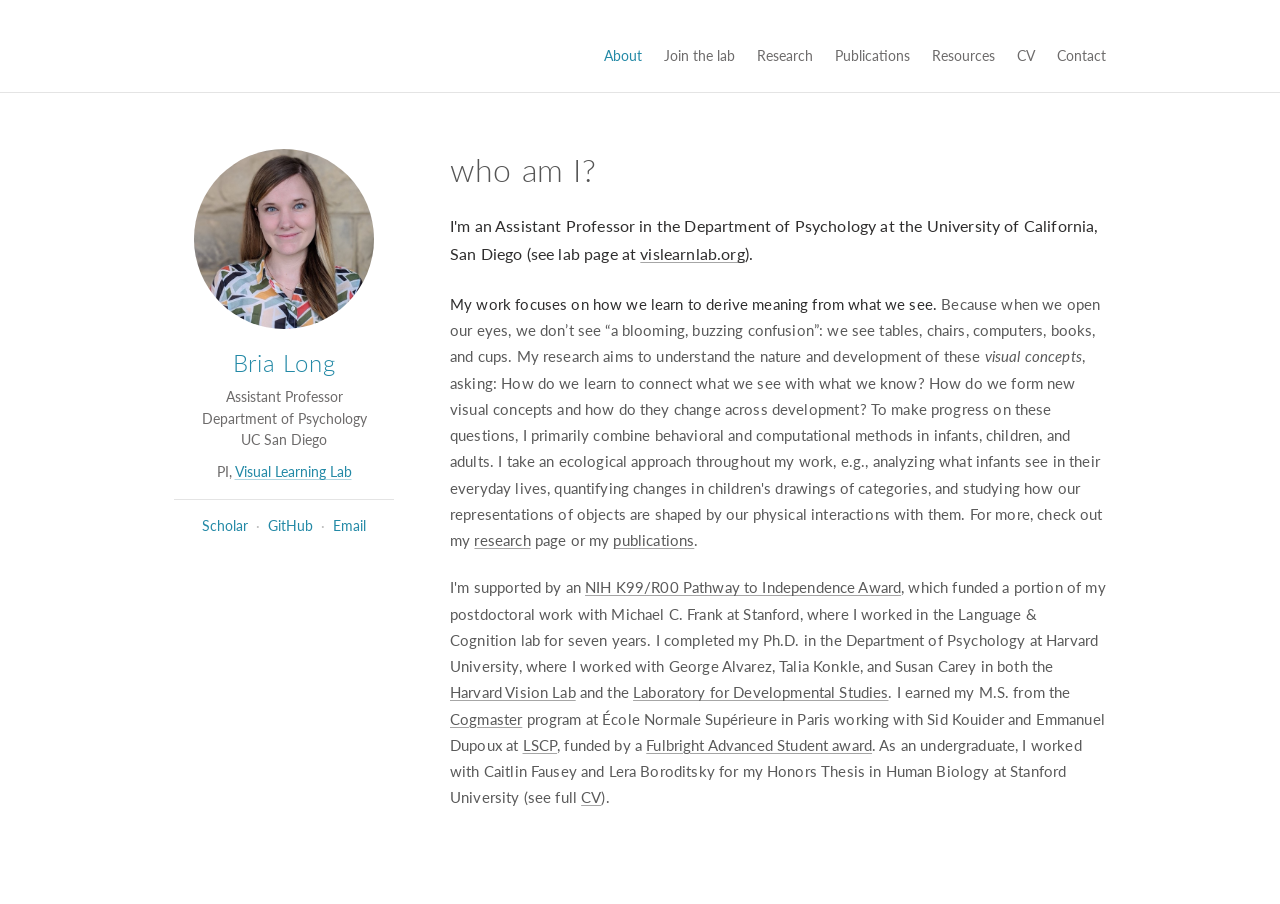
<file: index.html>
<!doctype html>
<html lang="en">
<head>
  <meta charset="utf-8">
  <meta name="viewport" content="width=device-width, initial-scale=1">
  <title>Bria Long</title>
  <meta name="description" content="Bria Long, Assistant Professor of Psychology at UC San Diego and PI of the Visual Learning Lab.">
  <link rel="preconnect" href="https://fonts.googleapis.com">
  <link rel="preconnect" href="https://fonts.gstatic.com" crossorigin>
  <link href="https://fonts.googleapis.com/css2?family=Lato:ital,wght@0,300;0,400;0,700;1,300;1,400&display=swap" rel="stylesheet">
  <link rel="stylesheet" href="style.css">
</head>
<body class="home">
<header class="site-header">
  <div class="wrap">
    <a class="site-name" href="index.html">bria long</a>
    <nav aria-label="Main">
      <ul class="nav">
        <li><a href="index.html" aria-current="page">About</a></li>
        <li><a href="join-the-lab.html">Join the lab</a></li>
        <li><a href="research.html">Research</a></li>
        <li><a href="publications.html">Publications</a></li>
        <li><a href="resources.html">Resources</a></li>
        <li><a href="cv.html">CV</a></li>
        <li><a href="contact.html">Contact</a></li>
      </ul>
    </nav>
  </div>
</header>
<main>
  <div class="wrap content">
<div class="about">
  <aside class="profile">
    <img class="photo" src="img/profile.jpg" alt="Portrait of Bria Long" width="496" height="600">
    <h1 class="profile-name">Bria Long</h1>
    <p class="profile-role">Assistant Professor<br>Department of Psychology<br>UC San Diego</p>
    <p class="profile-role">PI, <a href="https://vislearnlab.org" target="_blank" rel="noopener">Visual Learning Lab</a></p>
    <p class="profile-links"><a href="https://scholar.google.com/citations?hl=en&amp;user=HXUagwoAAAAJ" target="_blank" rel="noopener">Scholar</a><span>·</span><a href="https://github.com/brialorelle" target="_blank" rel="noopener">GitHub</a><span>·</span><a href="mailto:brlong@ucsd.edu">Email</a></p>
  </aside>
  <div class="about-main">
    <h2 class="about-title">who am I?</h2>
    <p class="intro">I'm an Assistant Professor in the Department of Psychology at the University of California, San Diego (see lab page at <a href="https://vislearnlab.org" target="_blank" rel="noopener">vislearnlab.org</a>).</p>
    <p><b>My work focuses on how we learn to derive meaning from what we see.</b> Because when we open our eyes, we don’t see “a blooming, buzzing confusion”: we see tables, chairs, computers, books, and cups. My research aims to understand the nature and development of these <i>visual concepts</i>, asking: How do we learn to connect what we see with what we know? How do we form new visual concepts and how do they change across development? To make progress on these questions, I primarily combine behavioral and computational methods in infants, children, and adults. I take an ecological approach throughout my work, e.g., analyzing what infants see in their everyday lives, quantifying changes in children's drawings of categories, and studying how our representations of objects are shaped by our physical interactions with them. For more, check out my <a href="research.html">research</a> page or my <a href="publications.html">publications</a>.</p>
    <p>I'm supported by an <a href="https://grants.nih.gov/grants/guide/pa-files/PA-20-188.html" target="_blank" rel="noopener">NIH K99/R00 Pathway to Independence Award</a>, which funded a portion of my postdoctoral work with Michael C. Frank at Stanford, where I worked in the Language &amp; Cognition lab for seven years. I completed my Ph.D. in the Department of Psychology at Harvard University, where I worked with George Alvarez, Talia Konkle, and Susan Carey in both the <a href="https://visionlab.harvard.edu/" target="_blank" rel="noopener">Harvard Vision Lab</a> and the <a href="https://www.harvardlds.org/" target="_blank" rel="noopener">Laboratory for Developmental Studies</a>. I earned my M.S. from the <a href="https://www.psl.eu/en/education/cognitive-science-cogmaster" target="_blank" rel="noopener">Cogmaster</a> program at École Normale Supérieure in Paris working with Sid Kouider and Emmanuel Dupoux at <a href="https://lscp.dec.ens.fr/en" target="_blank" rel="noopener">LSCP</a>, funded by a <a href="https://fulbright-france.org/en" target="_blank" rel="noopener">Fulbright Advanced Student award</a>. As an undergraduate, I worked with Caitlin Fausey and Lera Boroditsky for my Honors Thesis in Human Biology at Stanford University (see full <a href="cv.html">CV</a>).</p>
  </div>
</div>
  </div>
</main>
</body>
</html>
</file>
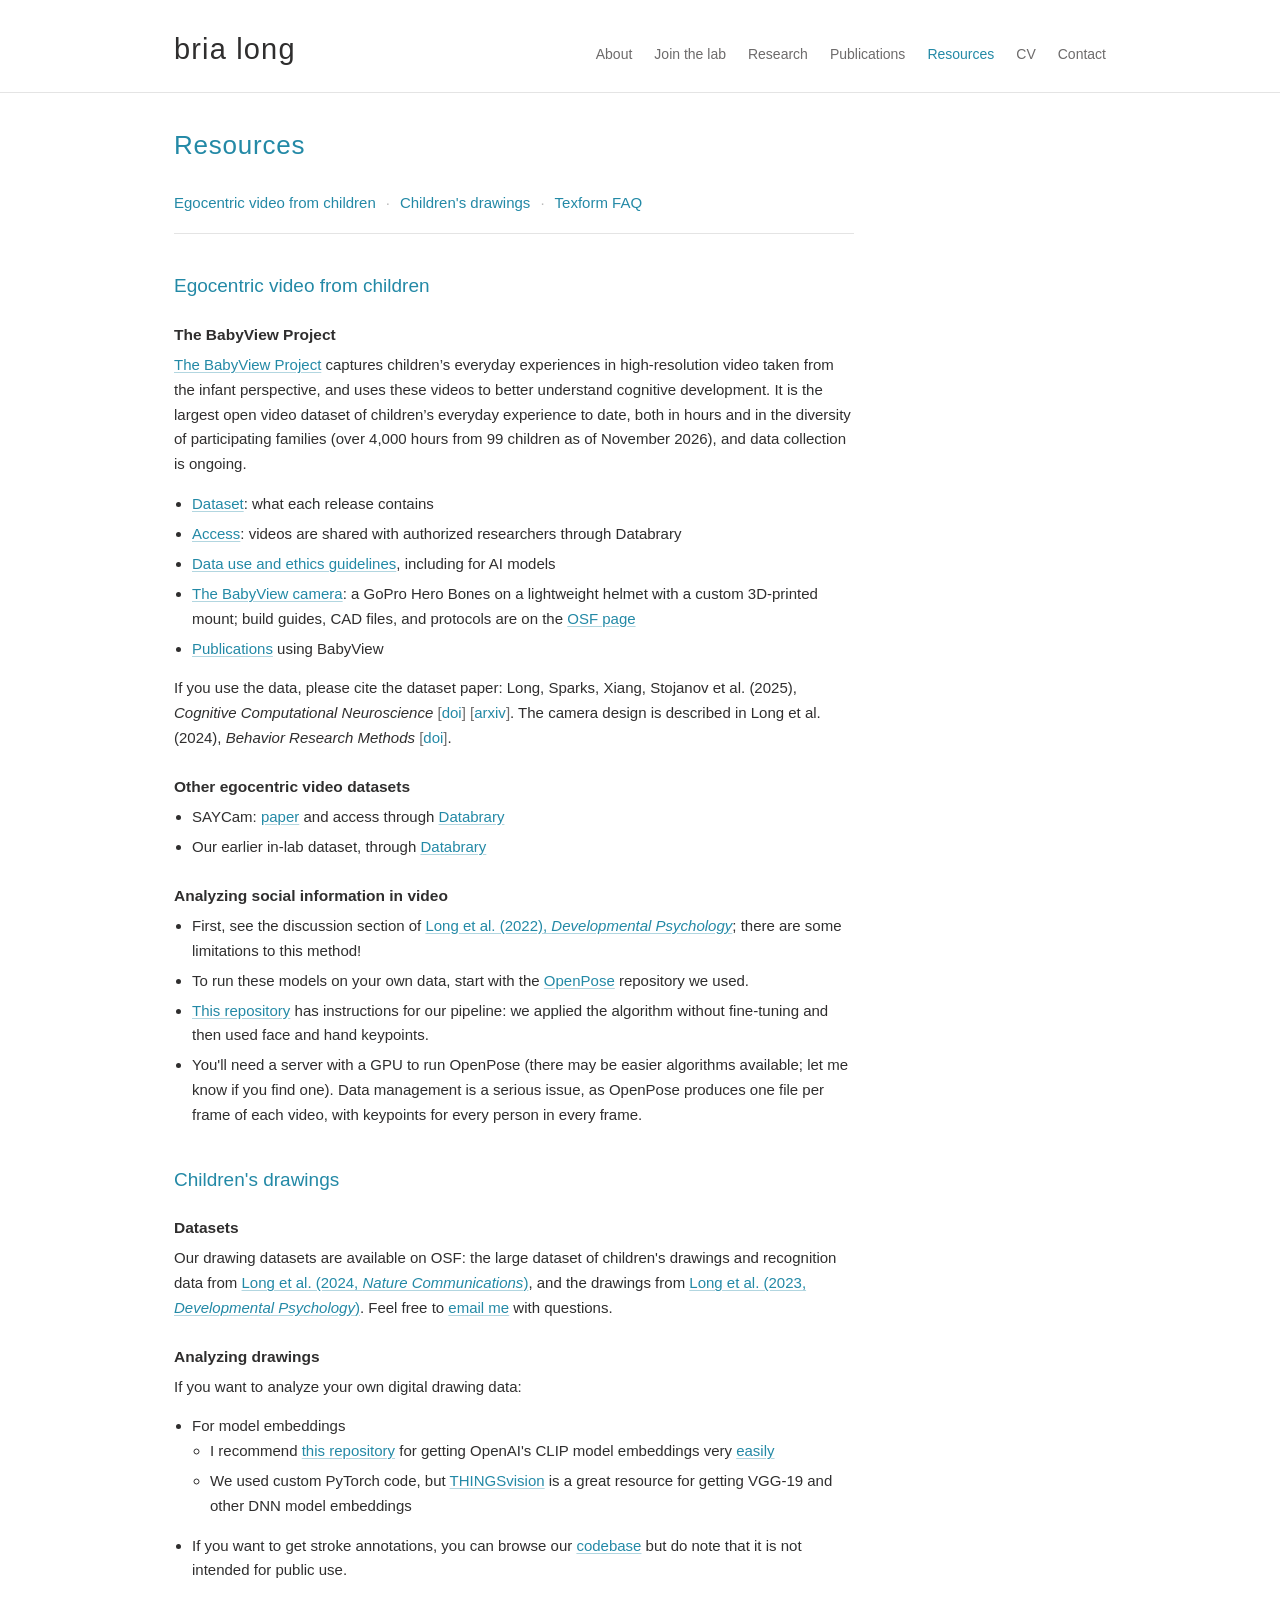
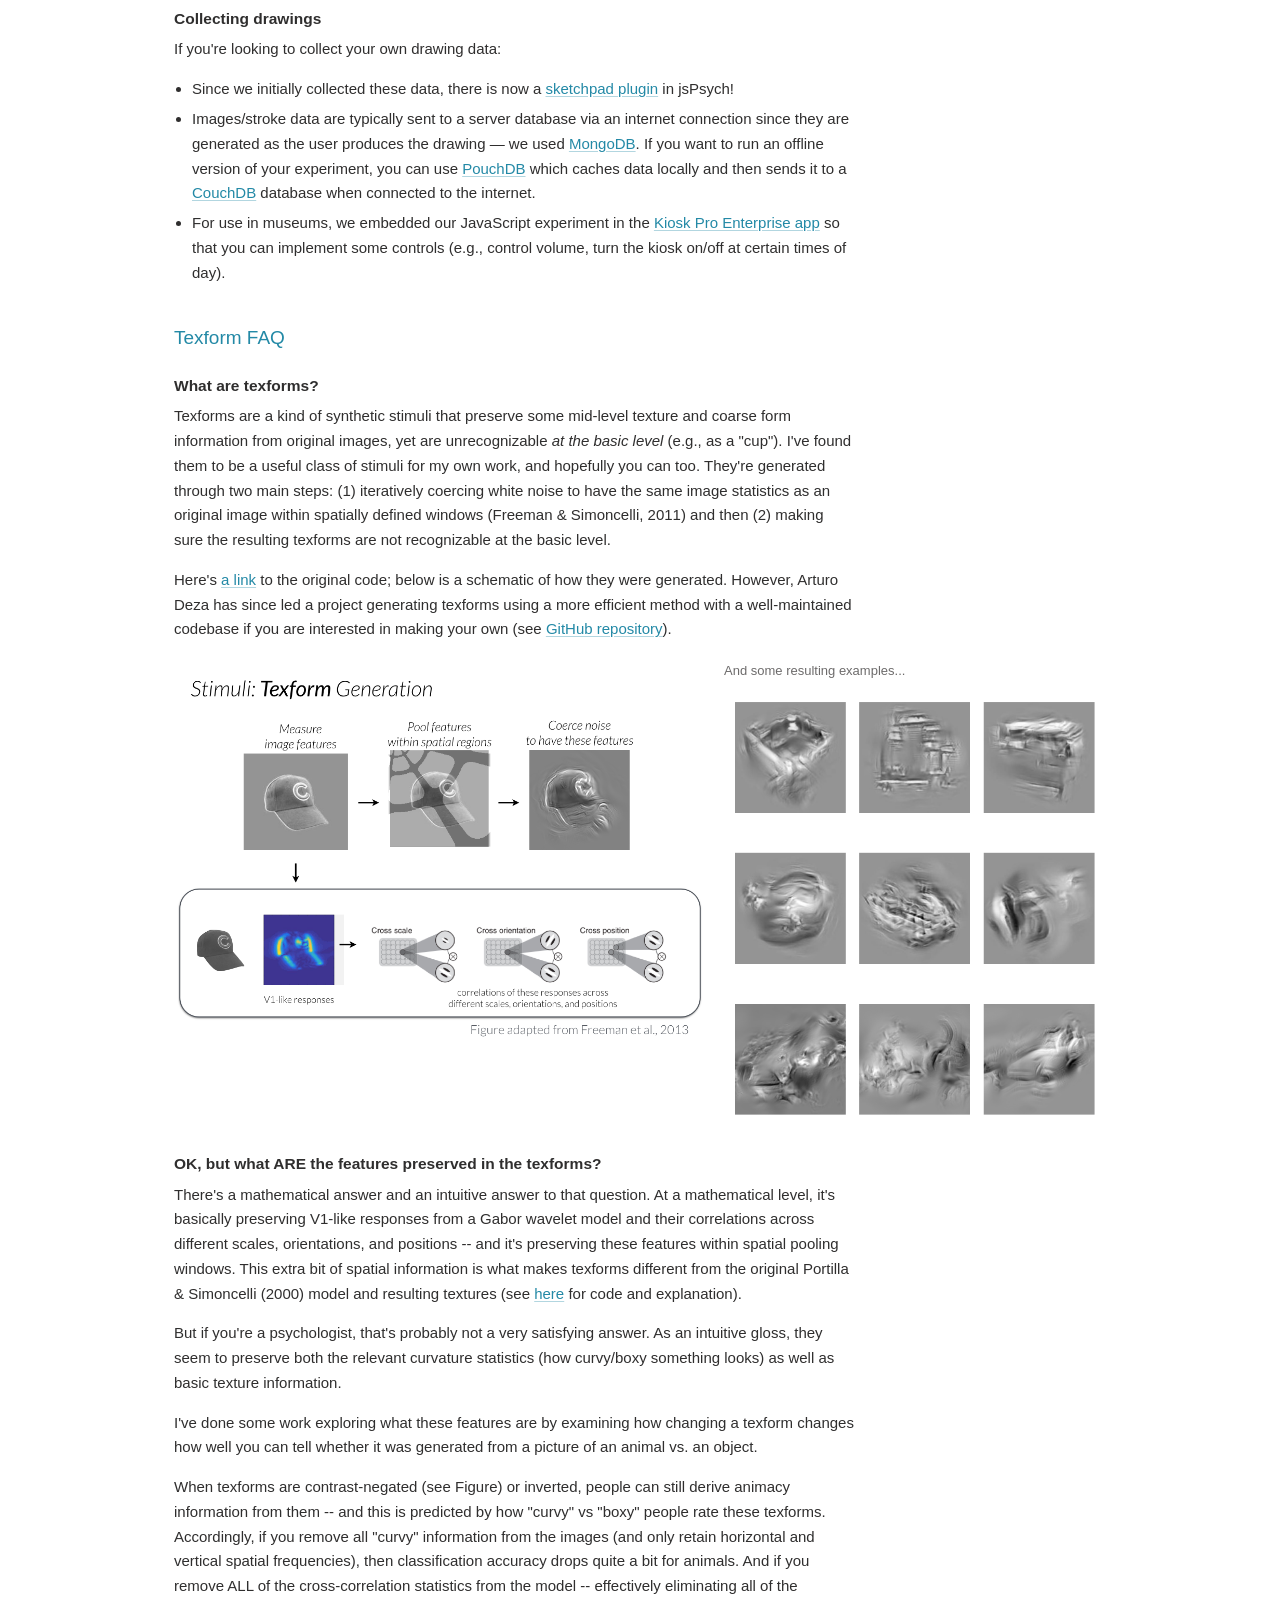
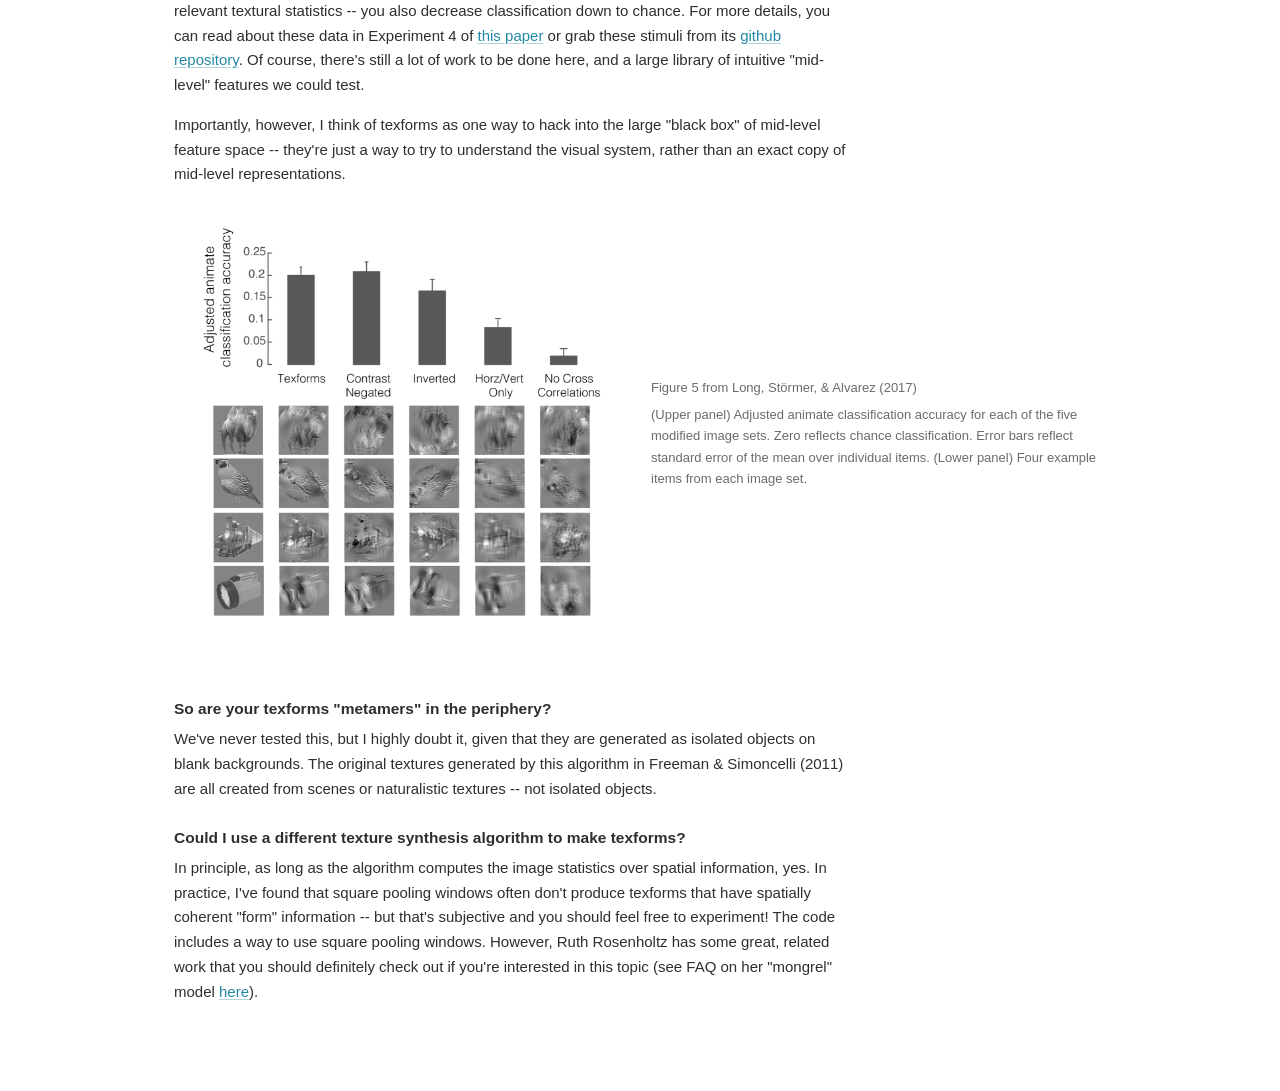
<file: all-about-texforms.html>
<!doctype html>
<html lang="en">
<head>
  <meta charset="utf-8">
  <title>Texform FAQ · Bria Long</title>
  <meta http-equiv="refresh" content="0; url=resources.html#texforms">
  <link rel="canonical" href="resources.html#texforms">
</head>
<body>
<p>The Texform FAQ is now part of <a href="resources.html#texforms">Resources</a>.</p>
</body>
</html>
</file>
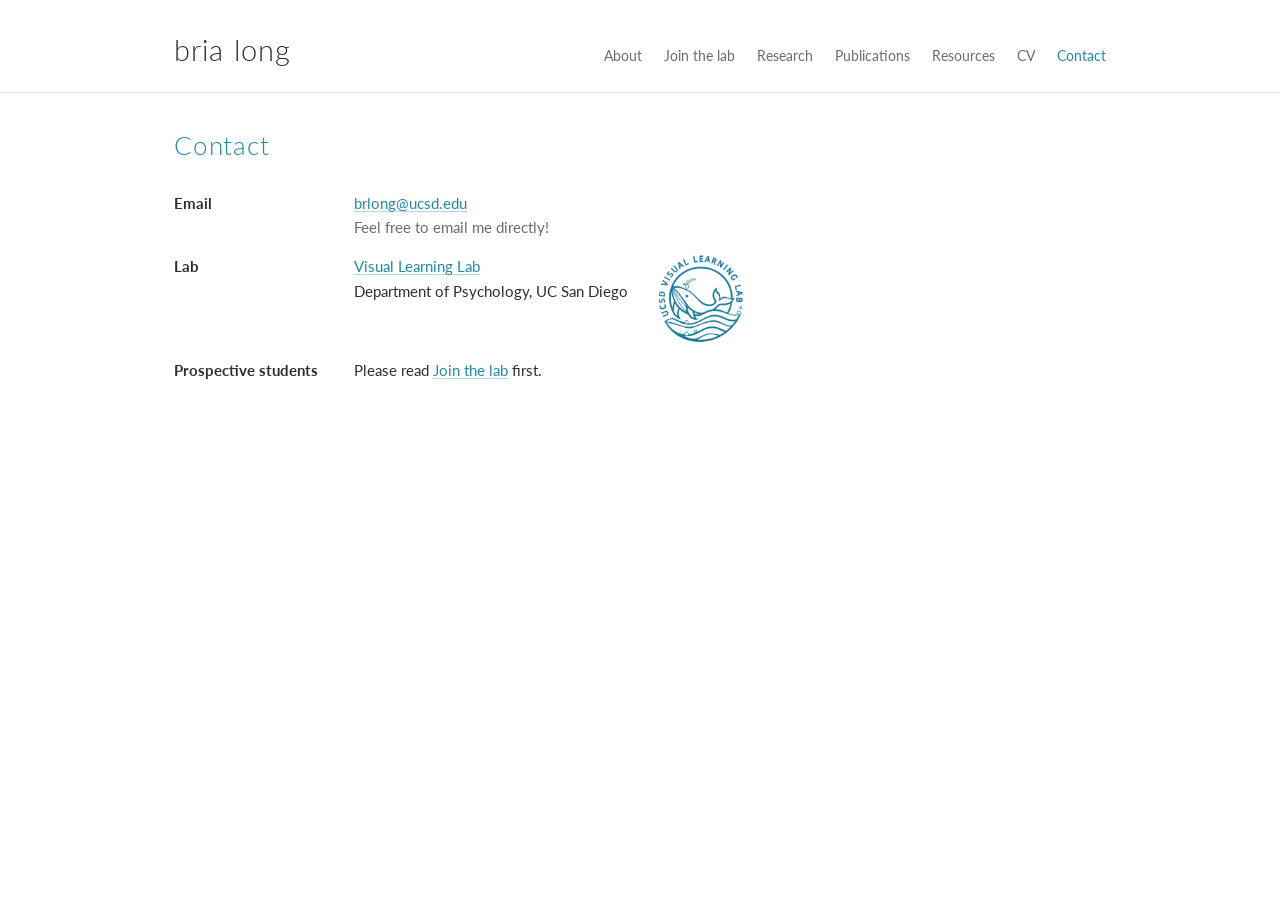
<file: contact.html>
<!doctype html>
<html lang="en">
<head>
  <meta charset="utf-8">
  <meta name="viewport" content="width=device-width, initial-scale=1">
  <title>Contact · Bria Long</title>
  <meta name="description" content="Bria Long, Assistant Professor of Psychology at UC San Diego and PI of the Visual Learning Lab.">
  <link rel="preconnect" href="https://fonts.googleapis.com">
  <link rel="preconnect" href="https://fonts.gstatic.com" crossorigin>
  <link href="https://fonts.googleapis.com/css2?family=Lato:ital,wght@0,300;0,400;0,700;1,300;1,400&display=swap" rel="stylesheet">
  <link rel="stylesheet" href="style.css">
</head>
<body>
<header class="site-header">
  <div class="wrap">
    <a class="site-name" href="index.html">bria long</a>
    <nav aria-label="Main">
      <ul class="nav">
        <li><a href="index.html">About</a></li>
        <li><a href="join-the-lab.html">Join the lab</a></li>
        <li><a href="research.html">Research</a></li>
        <li><a href="publications.html">Publications</a></li>
        <li><a href="resources.html">Resources</a></li>
        <li><a href="cv.html">CV</a></li>
        <li><a href="contact.html" aria-current="page">Contact</a></li>
      </ul>
    </nav>
  </div>
</header>
<main>
  <div class="wrap content">
<header class="page-head">
  <h1 class="page-title">Contact</h1>
</header>
<dl class="contact">
  <dt>Email</dt>
  <dd><a href="mailto:brlong@ucsd.edu">brlong@ucsd.edu</a><br><span class="note">Feel free to email me directly!</span></dd>
  <dt>Lab</dt>
  <dd class="lab-row"><span><a href="https://vislearnlab.org" target="_blank" rel="noopener">Visual Learning Lab</a><br>Department of Psychology, UC San Diego</span><a class="lab-mark" href="https://vislearnlab.org" target="_blank" rel="noopener"><img src="img/lab-whale.png" alt="Visual Learning Lab logo" width="256" height="256"></a></dd>
  <dt>Prospective students</dt>
  <dd>Please read <a href="join-the-lab.html">Join the lab</a> first.</dd>
</dl>
  </div>
</main>
</body>
</html>
</file>
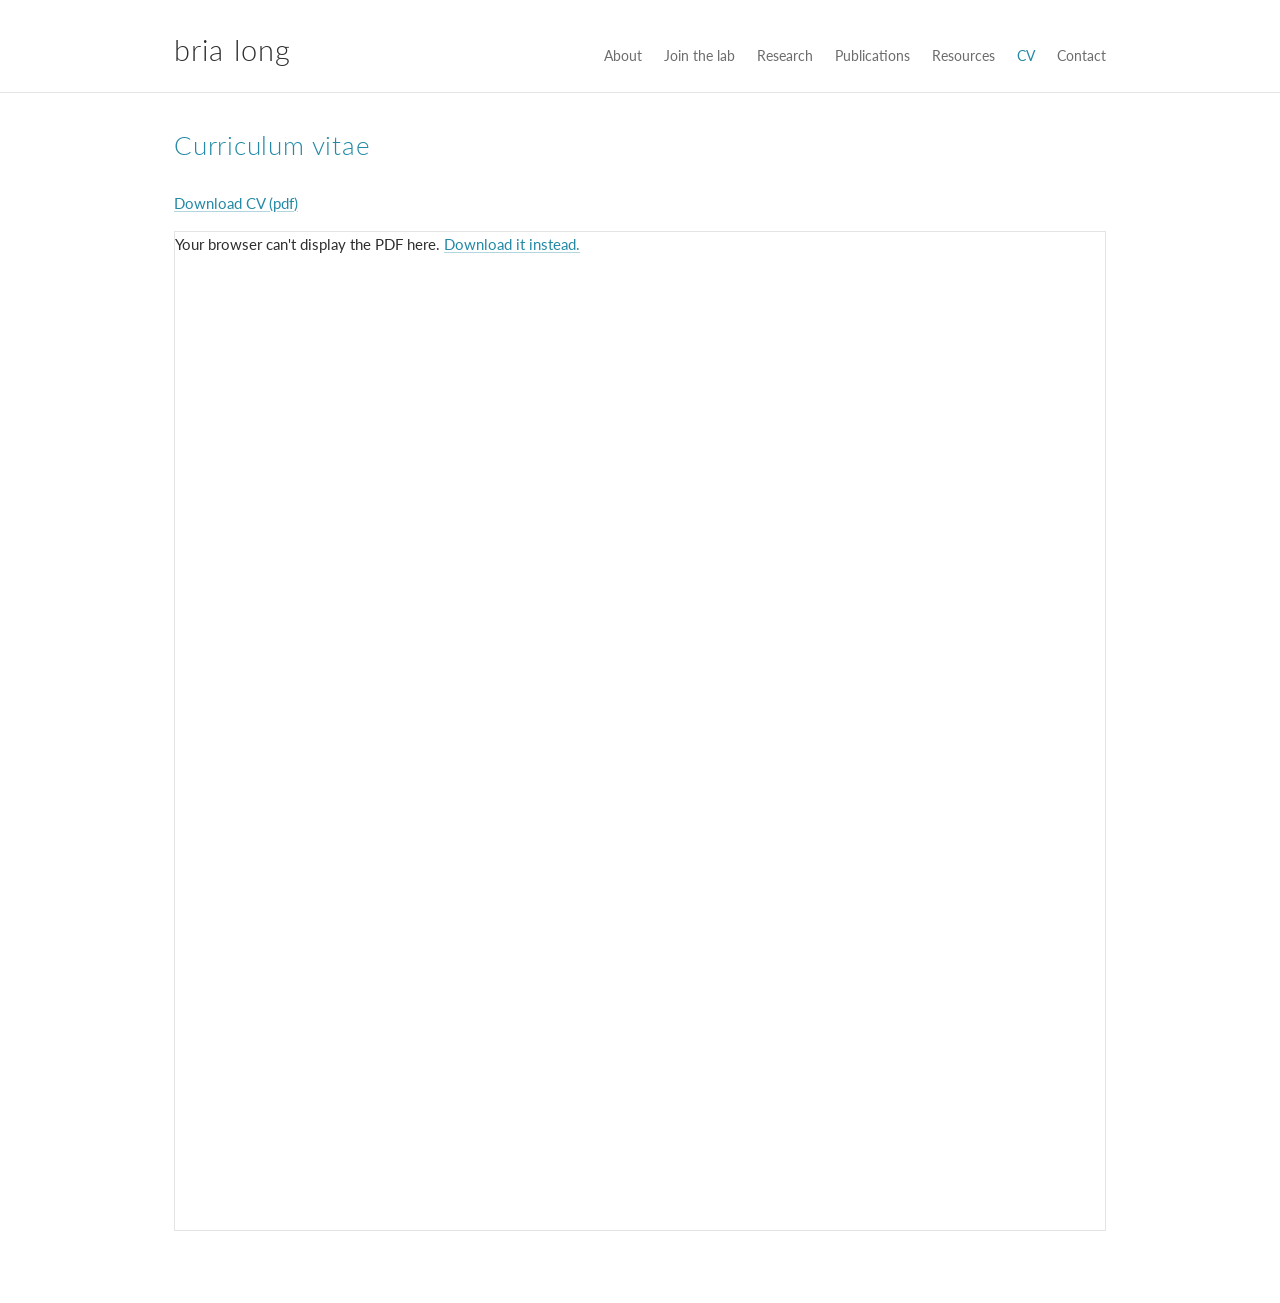
<file: cv.html>
<!doctype html>
<html lang="en">
<head>
  <meta charset="utf-8">
  <meta name="viewport" content="width=device-width, initial-scale=1">
  <title>CV · Bria Long</title>
  <meta name="description" content="Bria Long, Assistant Professor of Psychology at UC San Diego and PI of the Visual Learning Lab.">
  <link rel="preconnect" href="https://fonts.googleapis.com">
  <link rel="preconnect" href="https://fonts.gstatic.com" crossorigin>
  <link href="https://fonts.googleapis.com/css2?family=Lato:ital,wght@0,300;0,400;0,700;1,300;1,400&display=swap" rel="stylesheet">
  <link rel="stylesheet" href="style.css">
</head>
<body>
<header class="site-header">
  <div class="wrap">
    <a class="site-name" href="index.html">bria long</a>
    <nav aria-label="Main">
      <ul class="nav">
        <li><a href="index.html">About</a></li>
        <li><a href="join-the-lab.html">Join the lab</a></li>
        <li><a href="research.html">Research</a></li>
        <li><a href="publications.html">Publications</a></li>
        <li><a href="resources.html">Resources</a></li>
        <li><a href="cv.html" aria-current="page">CV</a></li>
        <li><a href="contact.html">Contact</a></li>
      </ul>
    </nav>
  </div>
</header>
<main>
  <div class="wrap content">
<header class="page-head">
  <h1 class="page-title">Curriculum vitae</h1>
</header>
<p class="cv-actions"><a href="files/cv.pdf" target="_blank" rel="noopener">Download CV (pdf)</a></p>
<object class="cv-frame" data="files/cv.pdf" type="application/pdf" aria-label="CV">
  <p>Your browser can't display the PDF here. <a href="files/cv.pdf">Download it instead.</a></p>
</object>
  </div>
</main>
</body>
</html>
</file>
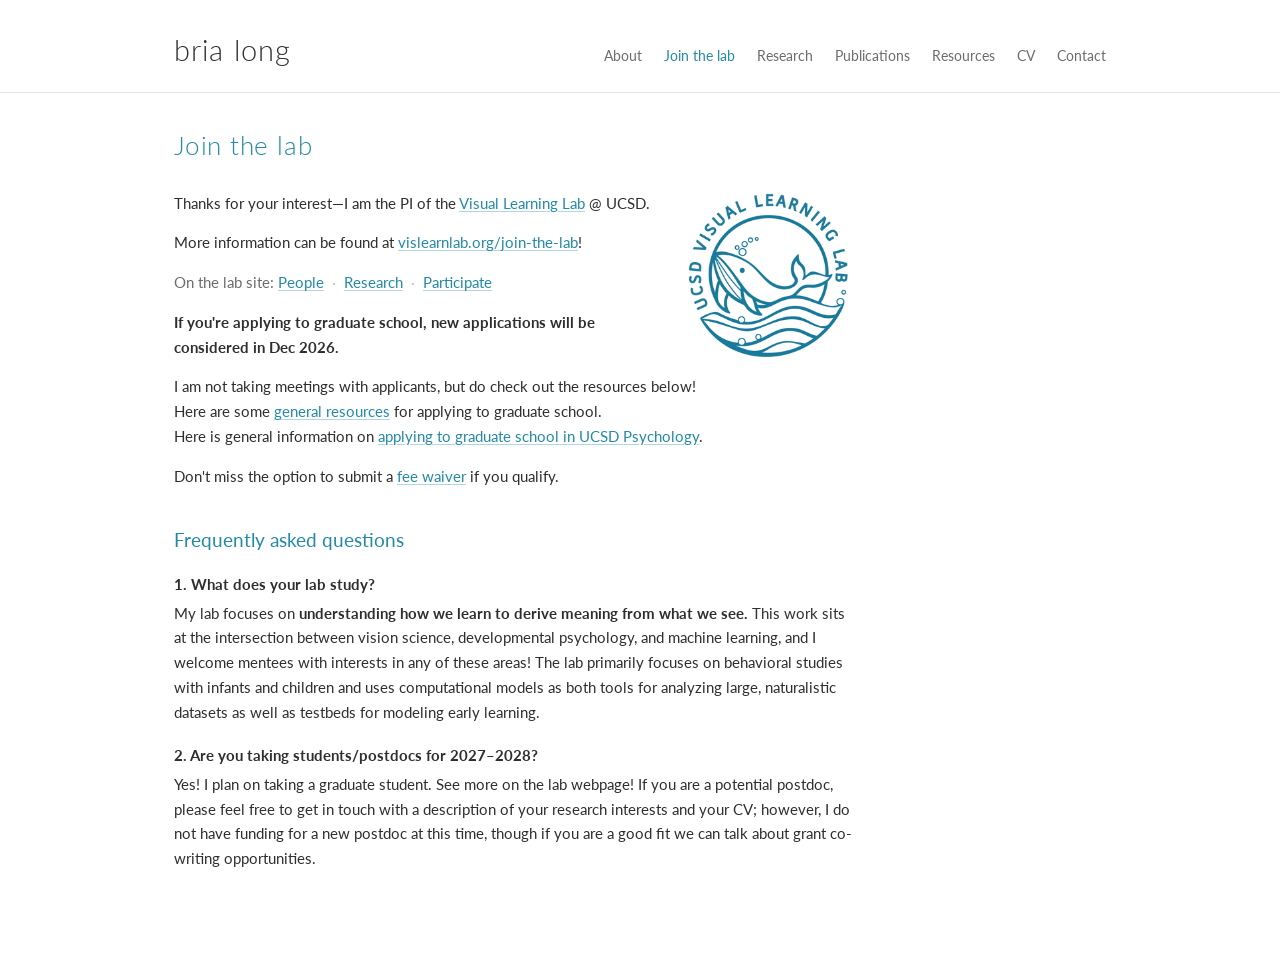
<file: join-the-lab.html>
<!doctype html>
<html lang="en">
<head>
  <meta charset="utf-8">
  <meta name="viewport" content="width=device-width, initial-scale=1">
  <title>Join the lab · Bria Long</title>
  <meta name="description" content="Bria Long, Assistant Professor of Psychology at UC San Diego and PI of the Visual Learning Lab.">
  <link rel="preconnect" href="https://fonts.googleapis.com">
  <link rel="preconnect" href="https://fonts.gstatic.com" crossorigin>
  <link href="https://fonts.googleapis.com/css2?family=Lato:ital,wght@0,300;0,400;0,700;1,300;1,400&display=swap" rel="stylesheet">
  <link rel="stylesheet" href="style.css">
</head>
<body>
<header class="site-header">
  <div class="wrap">
    <a class="site-name" href="index.html">bria long</a>
    <nav aria-label="Main">
      <ul class="nav">
        <li><a href="index.html">About</a></li>
        <li><a href="join-the-lab.html" aria-current="page">Join the lab</a></li>
        <li><a href="research.html">Research</a></li>
        <li><a href="publications.html">Publications</a></li>
        <li><a href="resources.html">Resources</a></li>
        <li><a href="cv.html">CV</a></li>
        <li><a href="contact.html">Contact</a></li>
      </ul>
    </nav>
  </div>
</header>
<main>
  <div class="wrap content">
<header class="page-head">
  <h1 class="page-title">Join the lab</h1>
</header>
<div class="prose">
<a class="lab-logo" href="https://vislearnlab.org" target="_blank" rel="noopener"><img src="img/lab-whale.png" alt="Visual Learning Lab logo" width="256" height="256"></a>
<p>Thanks for your interest—I am the PI of the <a class="teal" href="https://vislearnlab.org" target="_blank" rel="noopener">Visual Learning Lab</a> @ UCSD.</p>
<p>More information can be found at <a href="https://www.vislearnlab.org/join-the-lab" target="_blank" rel="noopener">vislearnlab.org/join-the-lab</a>!</p>
<p class="lab-links">On the lab site: <a href="https://www.vislearnlab.org/people" target="_blank" rel="noopener">People</a><span>·</span><a href="https://www.vislearnlab.org/research" target="_blank" rel="noopener">Research</a><span>·</span><a href="https://www.vislearnlab.org/participate" target="_blank" rel="noopener">Participate</a></p>
<p><b>If you're applying to graduate school, new applications will be considered in Dec 2026.</b></p>
<p>I am not taking meetings with applicants, but do check out the resources below!<br>
Here are some <a href="https://www.psychresearchlist.com/grad-school-resources.html" target="_blank" rel="noopener">general resources</a> for applying to graduate school.<br>
Here is general information on <a href="https://psychology.ucsd.edu/graduate-program/prospective-students/index.html" target="_blank" rel="noopener">applying to graduate school in UCSD Psychology</a>.</p>
<p>Don't miss the option to submit a <a href="https://grad.ucsd.edu/admissions/requirements/application-fee-and-fee-waiver/index.html#appfeewaiver" target="_blank" rel="noopener">fee waiver</a> if you qualify.</p>
<h2 class="h2">Frequently asked questions</h2>
<h3 class="q">1. What does your lab study?</h3>
<p>My lab focuses on <b>understanding how we learn to derive meaning from what we see.</b> This work sits at the intersection between vision science, developmental psychology, and machine learning, and I welcome mentees with interests in any of these areas! The lab primarily focuses on behavioral studies with infants and children and uses computational models as both tools for analyzing large, naturalistic datasets as well as testbeds for modeling early learning. </p>
<h3 class="q">2. Are you taking students/postdocs for 2027–2028?</h3>
<p>Yes! I plan on taking a graduate student. See more on the lab webpage! If you are a potential postdoc, please feel free to get in touch with a description of your research interests and your CV; however, I do not have funding for a new postdoc at this time, though if you are a good fit we can talk about grant co-writing opportunities.</p>
</div>
  </div>
</main>
</body>
</html>
</file>
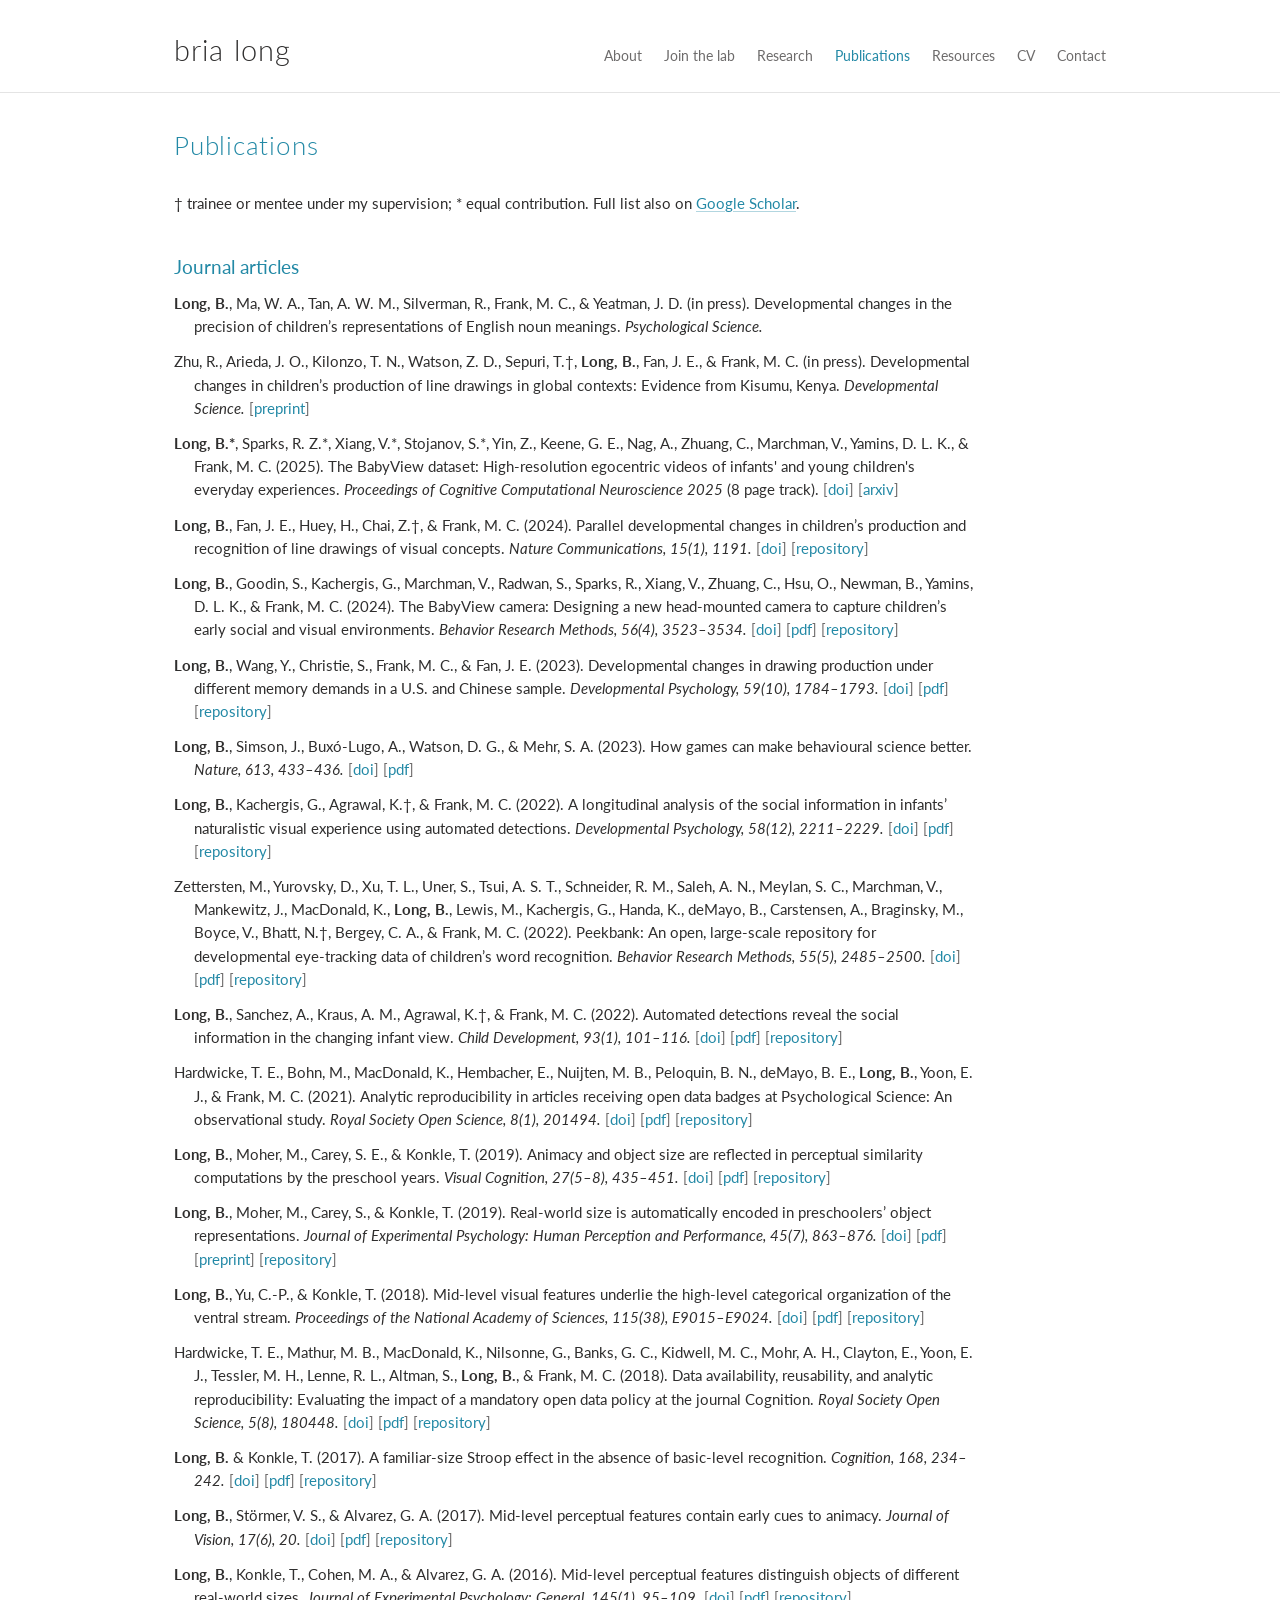
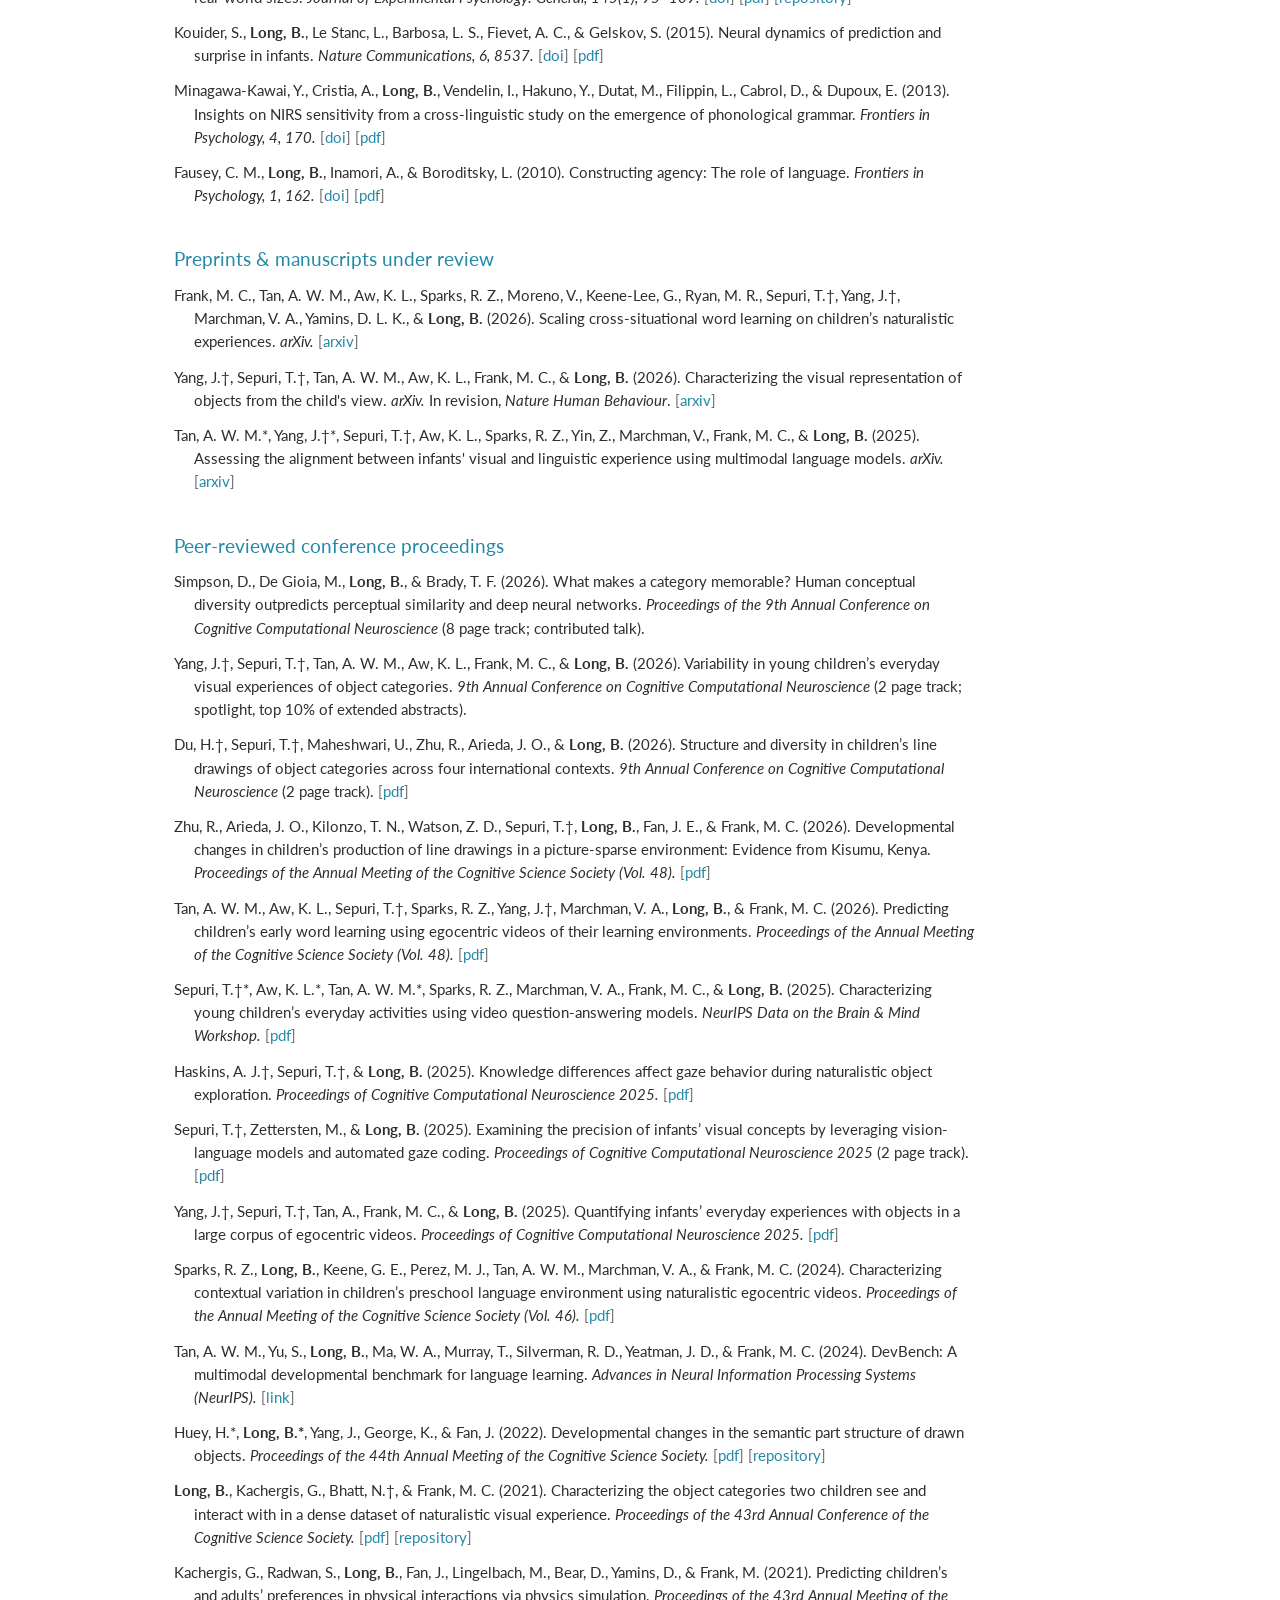
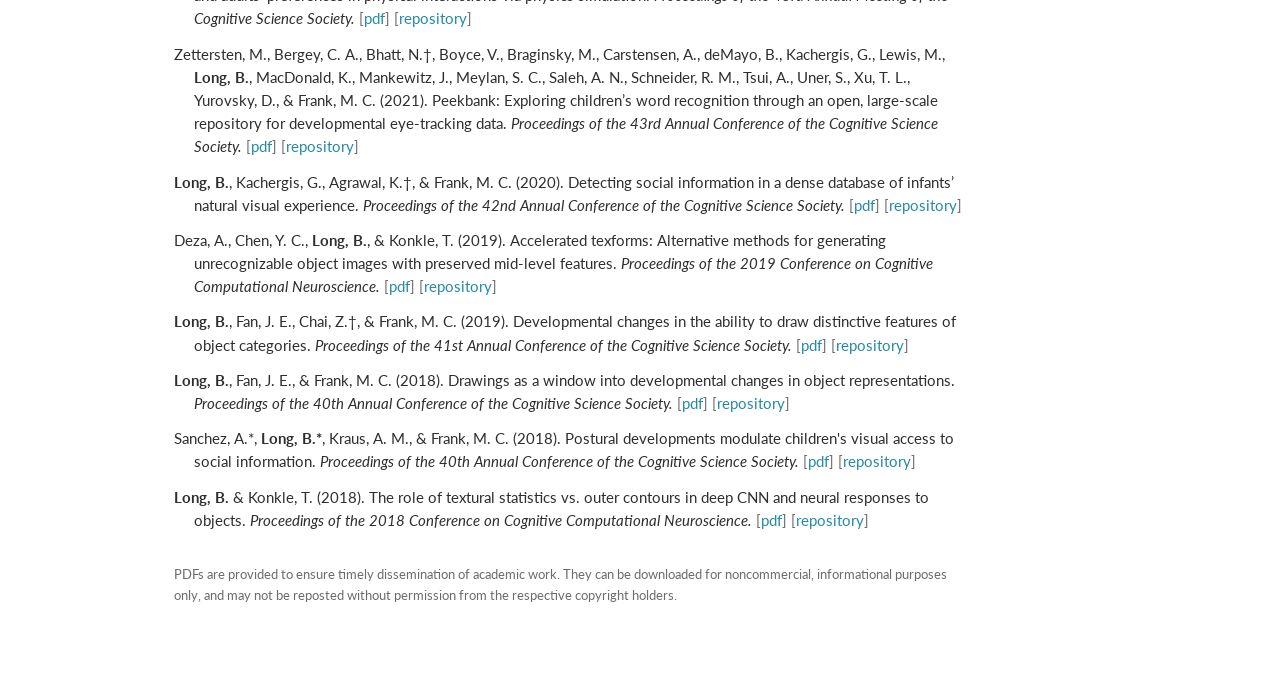
<file: publications.html>
<!doctype html>
<html lang="en">
<head>
  <meta charset="utf-8">
  <meta name="viewport" content="width=device-width, initial-scale=1">
  <title>Publications · Bria Long</title>
  <meta name="description" content="Bria Long, Assistant Professor of Psychology at UC San Diego and PI of the Visual Learning Lab.">
  <link rel="preconnect" href="https://fonts.googleapis.com">
  <link rel="preconnect" href="https://fonts.gstatic.com" crossorigin>
  <link href="https://fonts.googleapis.com/css2?family=Lato:ital,wght@0,300;0,400;0,700;1,300;1,400&display=swap" rel="stylesheet">
  <link rel="stylesheet" href="style.css">
</head>
<body>
<header class="site-header">
  <div class="wrap">
    <a class="site-name" href="index.html">bria long</a>
    <nav aria-label="Main">
      <ul class="nav">
        <li><a href="index.html">About</a></li>
        <li><a href="join-the-lab.html">Join the lab</a></li>
        <li><a href="research.html">Research</a></li>
        <li><a href="publications.html" aria-current="page">Publications</a></li>
        <li><a href="resources.html">Resources</a></li>
        <li><a href="cv.html">CV</a></li>
        <li><a href="contact.html">Contact</a></li>
      </ul>
    </nav>
  </div>
</header>
<main>
  <div class="wrap content">
<header class="page-head">
  <h1 class="page-title">Publications</h1>
</header>
<div class="pubs">
<p class="key">† trainee or mentee under my supervision; * equal contribution. Full list also on <a href="https://scholar.google.com/citations?hl=en&amp;user=HXUagwoAAAAJ" target="_blank" rel="noopener">Google Scholar</a>.</p>
<h2 class="h2">Journal articles</h2>
<p class="pub"><b class="me">Long, B.</b>, Ma, W. A., Tan, A. W. M., Silverman, R., Frank, M. C., &amp; Yeatman, J. D. (in press). Developmental changes in the precision of children’s representations of English noun meanings. <i>Psychological Science.</i></p>
<p class="pub">Zhu, R., Arieda, J. O., Kilonzo, T. N., Watson, Z. D., Sepuri, T.†, <b class="me">Long, B.</b>, Fan, J. E., &amp; Frank, M. C. (in press). Developmental changes in children’s production of line drawings in global contexts: Evidence from Kisumu, Kenya. <i>Developmental Science.</i> <a class="tag" href="https://doi.org/10.31234/osf.io/hpbf5" target="_blank" rel="noopener">preprint</a></p>
<p class="pub"><b class="me">Long, B.*</b>, Sparks, R. Z.*, Xiang, V.*, Stojanov, S.*, Yin, Z., Keene, G. E., Nag, A., Zhuang, C., Marchman, V., Yamins, D. L. K., &amp; Frank, M. C. (2025). The BabyView dataset: High-resolution egocentric videos of infants' and young children's everyday experiences. <i>Proceedings of Cognitive Computational Neuroscience 2025</i> (8 page track). <a class="tag" href="https://doi.org/10.32470/vbbjtb0" target="_blank" rel="noopener">doi</a> <a class="tag" href="https://arxiv.org/abs/2406.10447" target="_blank" rel="noopener">arxiv</a></p>
<p class="pub"><b class="me">Long, B.</b>, Fan, J. E., Huey, H., Chai, Z.†, &amp; Frank, M. C. (2024). Parallel developmental changes in children’s production and recognition of line drawings of visual concepts. <i>Nature Communications, 15(1), 1191.</i> <a class="tag" href="https://doi.org/10.1038/s41467-023-44529-9" target="_blank" rel="noopener">doi</a> <a class="tag" href="https://osf.io/qymjr/" target="_blank" rel="noopener">repository</a></p>
<p class="pub"><b class="me">Long, B.</b>, Goodin, S., Kachergis, G., Marchman, V., Radwan, S., Sparks, R., Xiang, V., Zhuang, C., Hsu, O., Newman, B., Yamins, D. L. K., &amp; Frank, M. C. (2024). The BabyView camera: Designing a new head-mounted camera to capture children’s early social and visual environments. <i>Behavior Research Methods, 56(4), 3523–3534.</i> <a class="tag" href="https://doi.org/10.3758/s13428-023-02206-1" target="_blank" rel="noopener">doi</a> <a class="tag" href="https://psyarxiv.com/238jk/" target="_blank" rel="noopener">pdf</a> <a class="tag" href="https://osf.io/kwvxu/" target="_blank" rel="noopener">repository</a></p>
<p class="pub"><b class="me">Long, B.</b>, Wang, Y., Christie, S., Frank, M. C., &amp; Fan, J. E. (2023). Developmental changes in drawing production under different memory demands in a U.S. and Chinese sample. <i>Developmental Psychology, 59(10), 1784–1793.</i> <a class="tag" href="https://doi.org/10.1037/dev0001600" target="_blank" rel="noopener">doi</a> <a class="tag" href="https://psyarxiv.com/fpebs" target="_blank" rel="noopener">pdf</a> <a class="tag" href="https://osf.io/dk9xw/" target="_blank" rel="noopener">repository</a></p>
<p class="pub"><b class="me">Long, B.</b>, Simson, J., Buxó-Lugo, A., Watson, D. G., &amp; Mehr, S. A. (2023). How games can make behavioural science better. <i>Nature, 613, 433–436.</i> <a class="tag" href="https://doi.org/10.1038/d41586-023-00065-6" target="_blank" rel="noopener">doi</a> <a class="tag" href="https://www.nature.com/articles/d41586-023-00065-6" target="_blank" rel="noopener">pdf</a></p>
<p class="pub"><b class="me">Long, B.</b>, Kachergis, G., Agrawal, K.†, &amp; Frank, M. C. (2022). A longitudinal analysis of the social information in infants’ naturalistic visual experience using automated detections. <i>Developmental Psychology, 58(12), 2211–2229.</i> <a class="tag" href="https://doi.org/10.1037/dev0001414" target="_blank" rel="noopener">doi</a> <a class="tag" href="_files/ugd/a22a3d_de0b1b2aac12483e8a9eddf780778936.pdf">pdf</a> <a class="tag" href="https://osf.io/cdhw4/" target="_blank" rel="noopener">repository</a></p>
<p class="pub">Zettersten, M., Yurovsky, D., Xu, T. L., Uner, S., Tsui, A. S. T., Schneider, R. M., Saleh, A. N., Meylan, S. C., Marchman, V., Mankewitz, J., MacDonald, K., <b class="me">Long, B.</b>, Lewis, M., Kachergis, G., Handa, K., deMayo, B., Carstensen, A., Braginsky, M., Boyce, V., Bhatt, N.†, Bergey, C. A., &amp; Frank, M. C. (2022). Peekbank: An open, large-scale repository for developmental eye-tracking data of children’s word recognition. <i>Behavior Research Methods, 55(5), 2485–2500.</i> <a class="tag" href="https://doi.org/10.3758/s13428-022-01906-4" target="_blank" rel="noopener">doi</a> <a class="tag" href="https://psyarxiv.com/ep693/" target="_blank" rel="noopener">pdf</a> <a class="tag" href="https://osf.io/pr6wu/" target="_blank" rel="noopener">repository</a></p>
<p class="pub"><b class="me">Long, B.</b>, Sanchez, A., Kraus, A. M., Agrawal, K.†, &amp; Frank, M. C. (2022). Automated detections reveal the social information in the changing infant view. <i>Child Development, 93(1), 101–116.</i> <a class="tag" href="https://doi.org/10.1111/cdev.13648" target="_blank" rel="noopener">doi</a> <a class="tag" href="_files/ugd/a22a3d_e0c99a7eb2284e399cdd9cb27c391983.pdf">pdf</a> <a class="tag" href="https://osf.io/d27hy/" target="_blank" rel="noopener">repository</a></p>
<p class="pub">Hardwicke, T. E., Bohn, M., MacDonald, K., Hembacher, E., Nuijten, M. B., Peloquin, B. N., deMayo, B. E., <b class="me">Long, B.</b>, Yoon, E. J., &amp; Frank, M. C. (2021). Analytic reproducibility in articles receiving open data badges at Psychological Science: An observational study. <i>Royal Society Open Science, 8(1), 201494.</i> <a class="tag" href="https://doi.org/10.1098/rsos.201494" target="_blank" rel="noopener">doi</a> <a class="tag" href="https://royalsocietypublishing.org/doi/pdf/10.1098/rsos.201494" target="_blank" rel="noopener">pdf</a> <a class="tag" href="https://osf.io/hf9jy/" target="_blank" rel="noopener">repository</a></p>
<p class="pub"><b class="me">Long, B.</b>, Moher, M., Carey, S. E., &amp; Konkle, T. (2019). Animacy and object size are reflected in perceptual similarity computations by the preschool years. <i>Visual Cognition, 27(5–8), 435–451.</i> <a class="tag" href="https://doi.org/10.1080/13506285.2019.1664689" target="_blank" rel="noopener">doi</a> <a class="tag" href="_files/ugd/a22a3d_481e6ec1c5404e09a18520ac072cde8a.pdf">pdf</a> <a class="tag" href="https://osf.io/d5uzg/" target="_blank" rel="noopener">repository</a></p>
<p class="pub"><b class="me">Long, B.</b>, Moher, M., Carey, S., &amp; Konkle, T. (2019). Real-world size is automatically encoded in preschoolers’ object representations. <i>Journal of Experimental Psychology: Human Perception and Performance, 45(7), 863–876.</i> <a class="tag" href="https://doi.org/10.1037/xhp0000619" target="_blank" rel="noopener">doi</a> <a class="tag" href="_files/ugd/a22a3d_8188e292aec646748f946e71bf1bf7c4.pdf">pdf</a> <a class="tag" href="https://www.biorxiv.org/content/early/2017/11/10/213934" target="_blank" rel="noopener">preprint</a> <a class="tag" href="https://github.com/brialorelle/kidstroop" target="_blank" rel="noopener">repository</a></p>
<p class="pub"><b class="me">Long, B.</b>, Yu, C.-P., &amp; Konkle, T. (2018). Mid-level visual features underlie the high-level categorical organization of the ventral stream. <i>Proceedings of the National Academy of Sciences, 115(38), E9015–E9024.</i> <a class="tag" href="https://doi.org/10.1073/pnas.1719616115" target="_blank" rel="noopener">doi</a> <a class="tag" href="_files/ugd/a22a3d_71f2d720c5174bc49fb599ffaa9afb7b.pdf">pdf</a> <a class="tag" href="https://osf.io/69pbd/" target="_blank" rel="noopener">repository</a></p>
<p class="pub">Hardwicke, T. E., Mathur, M. B., MacDonald, K., Nilsonne, G., Banks, G. C., Kidwell, M. C., Mohr, A. H., Clayton, E., Yoon, E. J., Tessler, M. H., Lenne, R. L., Altman, S., <b class="me">Long, B.</b>, &amp; Frank, M. C. (2018). Data availability, reusability, and analytic reproducibility: Evaluating the impact of a mandatory open data policy at the journal Cognition. <i>Royal Society Open Science, 5(8), 180448.</i> <a class="tag" href="https://doi.org/10.1098/rsos.180448" target="_blank" rel="noopener">doi</a> <a class="tag" href="https://royalsocietypublishing.org/doi/pdf/10.1098/rsos.180448" target="_blank" rel="noopener">pdf</a> <a class="tag" href="https://osf.io/wn8fd/" target="_blank" rel="noopener">repository</a></p>
<p class="pub"><b class="me">Long, B.</b> &amp; Konkle, T. (2017). A familiar-size Stroop effect in the absence of basic-level recognition. <i>Cognition, 168, 234–242.</i> <a class="tag" href="https://doi.org/10.1016/j.cognition.2017.06.025" target="_blank" rel="noopener">doi</a> <a class="tag" href="_files/ugd/a22a3d_ca4f2993cd884a789ff390815f124120.pdf">pdf</a> <a class="tag" href="https://github.com/brialorelle/TexformSizeStroop" target="_blank" rel="noopener">repository</a></p>
<p class="pub"><b class="me">Long, B.</b>, Störmer, V. S., &amp; Alvarez, G. A. (2017). Mid-level perceptual features contain early cues to animacy. <i>Journal of Vision, 17(6), 20.</i> <a class="tag" href="https://doi.org/10.1167/17.6.20" target="_blank" rel="noopener">doi</a> <a class="tag" href="http://jov.arvojournals.org/article.aspx?articleid=2635293" target="_blank" rel="noopener">pdf</a> <a class="tag" href="https://github.com/brialorelle/MidLevelAnimacy" target="_blank" rel="noopener">repository</a></p>
<p class="pub"><b class="me">Long, B.</b>, Konkle, T., Cohen, M. A., &amp; Alvarez, G. A. (2016). Mid-level perceptual features distinguish objects of different real-world sizes. <i>Journal of Experimental Psychology: General, 145(1), 95–109.</i> <a class="tag" href="https://doi.org/10.1037/xge0000130" target="_blank" rel="noopener">doi</a> <a class="tag" href="_files/ugd/a22a3d_2f9b32169771444994d24113ed3834ef.pdf">pdf</a> <a class="tag" href="https://github.com/brialorelle/RealWorldSizeSearch" target="_blank" rel="noopener">repository</a></p>
<p class="pub">Kouider, S., <b class="me">Long, B.</b>, Le Stanc, L., Barbosa, L. S., Fievet, A. C., &amp; Gelskov, S. (2015). Neural dynamics of prediction and surprise in infants. <i>Nature Communications, 6, 8537.</i> <a class="tag" href="https://doi.org/10.1038/ncomms9537" target="_blank" rel="noopener">doi</a> <a class="tag" href="_files/ugd/a22a3d_3b5efa56f13140958209145917158969.pdf">pdf</a></p>
<p class="pub">Minagawa-Kawai, Y., Cristia, A., <b class="me">Long, B.</b>, Vendelin, I., Hakuno, Y., Dutat, M., Filippin, L., Cabrol, D., &amp; Dupoux, E. (2013). Insights on NIRS sensitivity from a cross-linguistic study on the emergence of phonological grammar. <i>Frontiers in Psychology, 4, 170.</i> <a class="tag" href="https://doi.org/10.3389/fpsyg.2013.00170" target="_blank" rel="noopener">doi</a> <a class="tag" href="https://www.frontiersin.org/articles/10.3389/fpsyg.2013.00170/full" target="_blank" rel="noopener">pdf</a></p>
<p class="pub">Fausey, C. M., <b class="me">Long, B.</b>, Inamori, A., &amp; Boroditsky, L. (2010). Constructing agency: The role of language. <i>Frontiers in Psychology, 1, 162.</i> <a class="tag" href="https://doi.org/10.3389/fpsyg.2010.00162" target="_blank" rel="noopener">doi</a> <a class="tag" href="http://journal.frontiersin.org/article/10.3389/fpsyg.2010.00162/abstract" target="_blank" rel="noopener">pdf</a></p>
<h2 class="h2">Preprints &amp; manuscripts under review</h2>
<p class="pub">Frank, M. C., Tan, A. W. M., Aw, K. L., Sparks, R. Z., Moreno, V., Keene-Lee, G., Ryan, M. R., Sepuri, T.†, Yang, J.†, Marchman, V. A., Yamins, D. L. K., &amp; <b class="me">Long, B.</b> (2026). Scaling cross-situational word learning on children’s naturalistic experiences. <i>arXiv.</i> <a class="tag" href="https://arxiv.org/abs/2610.31842" target="_blank" rel="noopener">arxiv</a></p>
<p class="pub">Yang, J.†, Sepuri, T.†, Tan, A. W. M., Aw, K. L., Frank, M. C., &amp; <b class="me">Long, B.</b> (2026). Characterizing the visual representation of objects from the child's view. <i>arXiv.</i> In revision, <i>Nature Human Behaviour</i>. <a class="tag" href="https://arxiv.org/abs/2605.14990" target="_blank" rel="noopener">arxiv</a></p>
<p class="pub">Tan, A. W. M.*, Yang, J.†*, Sepuri, T.†, Aw, K. L., Sparks, R. Z., Yin, Z., Marchman, V., Frank, M. C., &amp; <b class="me">Long, B.</b> (2025). Assessing the alignment between infants' visual and linguistic experience using multimodal language models. <i>arXiv.</i> <a class="tag" href="https://arxiv.org/abs/2511.18824" target="_blank" rel="noopener">arxiv</a></p>
<h2 class="h2">Peer-reviewed conference proceedings</h2>
<p class="pub">Simpson, D., De Gioia, M., <b class="me">Long, B.</b>, &amp; Brady, T. F. (2026). What makes a category memorable? Human conceptual diversity outpredicts perceptual similarity and deep neural networks. <i>Proceedings of the 9th Annual Conference on Cognitive Computational Neuroscience</i> (8 page track; contributed talk).</p>
<p class="pub">Yang, J.†, Sepuri, T.†, Tan, A. W. M., Aw, K. L., Frank, M. C., &amp; <b class="me">Long, B.</b> (2026). Variability in young children’s everyday visual experiences of object categories. <i>9th Annual Conference on Cognitive Computational Neuroscience</i> (2 page track; spotlight, top 10% of extended abstracts).</p>
<p class="pub">Du, H.†, Sepuri, T.†, Maheshwari, U., Zhu, R., Arieda, J. O., &amp; <b class="me">Long, B.</b> (2026). Structure and diversity in children’s line drawings of object categories across four international contexts. <i>9th Annual Conference on Cognitive Computational Neuroscience</i> (2 page track). <a class="tag" href="https://osf.io/preprints/psyarxiv/f3wj6_v2" target="_blank" rel="noopener">pdf</a></p>
<p class="pub">Zhu, R., Arieda, J. O., Kilonzo, T. N., Watson, Z. D., Sepuri, T.†, <b class="me">Long, B.</b>, Fan, J. E., &amp; Frank, M. C. (2026). Developmental changes in children’s production of line drawings in a picture-sparse environment: Evidence from Kisumu, Kenya. <i>Proceedings of the Annual Meeting of the Cognitive Science Society (Vol. 48).</i> <a class="tag" href="https://escholarship.org/uc/item/5xs6s5mn" target="_blank" rel="noopener">pdf</a></p>
<p class="pub">Tan, A. W. M., Aw, K. L., Sepuri, T.†, Sparks, R. Z., Yang, J.†, Marchman, V. A., <b class="me">Long, B.</b>, &amp; Frank, M. C. (2026). Predicting children’s early word learning using egocentric videos of their learning environments. <i>Proceedings of the Annual Meeting of the Cognitive Science Society (Vol. 48).</i> <a class="tag" href="https://escholarship.org/uc/item/2wx0k5zm" target="_blank" rel="noopener">pdf</a></p>
<p class="pub">Sepuri, T.†*, Aw, K. L.*, Tan, A. W. M.*, Sparks, R. Z., Marchman, V. A., Frank, M. C., &amp; <b class="me">Long, B.</b> (2025). Characterizing young children’s everyday activities using video question-answering models. <i>NeurIPS Data on the Brain &amp; Mind Workshop.</i> <a class="tag" href="https://osf.io/preprints/psyarxiv/gndy9_v1" target="_blank" rel="noopener">pdf</a></p>
<p class="pub">Haskins, A. J.†, Sepuri, T.†, &amp; <b class="me">Long, B.</b> (2025). Knowledge differences affect gaze behavior during naturalistic object exploration. <i>Proceedings of Cognitive Computational Neuroscience 2025.</i> <a class="tag" href="https://osf.io/preprints/psyarxiv/xhuas_v1" target="_blank" rel="noopener">pdf</a></p>
<p class="pub">Sepuri, T.†, Zettersten, M., &amp; <b class="me">Long, B.</b> (2025). Examining the precision of infants’ visual concepts by leveraging vision-language models and automated gaze coding. <i>Proceedings of Cognitive Computational Neuroscience 2025</i> (2 page track). <a class="tag" href="https://osf.io/preprints/psyarxiv/p3mjt_v1" target="_blank" rel="noopener">pdf</a></p>
<p class="pub">Yang, J.†, Sepuri, T.†, Tan, A., Frank, M. C., &amp; <b class="me">Long, B.</b> (2025). Quantifying infants’ everyday experiences with objects in a large corpus of egocentric videos. <i>Proceedings of Cognitive Computational Neuroscience 2025.</i> <a class="tag" href="https://osf.io/qta5y/" target="_blank" rel="noopener">pdf</a></p>
<p class="pub">Sparks, R. Z., <b class="me">Long, B.</b>, Keene, G. E., Perez, M. J., Tan, A. W. M., Marchman, V. A., &amp; Frank, M. C. (2024). Characterizing contextual variation in children’s preschool language environment using naturalistic egocentric videos. <i>Proceedings of the Annual Meeting of the Cognitive Science Society (Vol. 46).</i> <a class="tag" href="https://escholarship.org/uc/item/94j9m5v1" target="_blank" rel="noopener">pdf</a></p>
<p class="pub">Tan, A. W. M., Yu, S., <b class="me">Long, B.</b>, Ma, W. A., Murray, T., Silverman, R. D., Yeatman, J. D., &amp; Frank, M. C. (2024). DevBench: A multimodal developmental benchmark for language learning. <i>Advances in Neural Information Processing Systems (NeurIPS).</i> <a class="tag" href="https://neurips.cc/virtual/2024/poster/97423" target="_blank" rel="noopener">link</a></p>
<p class="pub">Huey, H.*, <b class="me">Long, B.*</b>, Yang, J., George, K., &amp; Fan, J. (2022). Developmental changes in the semantic part structure of drawn objects. <i>Proceedings of the 44th Annual Meeting of the Cognitive Science Society.</i> <a class="tag" href="https://escholarship.org/uc/item/22j5j1td" target="_blank" rel="noopener">pdf</a> <a class="tag" href="https://github.com/cogtoolslab/kiddraw_annotations_public2022" target="_blank" rel="noopener">repository</a></p>
<p class="pub"><b class="me">Long, B.</b>, Kachergis, G., Bhatt, N.†, &amp; Frank, M. C. (2021). Characterizing the object categories two children see and interact with in a dense dataset of naturalistic visual experience. <i>Proceedings of the 43rd Annual Conference of the Cognitive Science Society.</i> <a class="tag" href="https://psyarxiv.com/nv47t/" target="_blank" rel="noopener">pdf</a> <a class="tag" href="https://osf.io/ft4ka/" target="_blank" rel="noopener">repository</a></p>
<p class="pub">Kachergis, G., Radwan, S., <b class="me">Long, B.</b>, Fan, J., Lingelbach, M., Bear, D., Yamins, D., &amp; Frank, M. (2021). Predicting children’s and adults’ preferences in physical interactions via physics simulation. <i>Proceedings of the 43rd Annual Meeting of the Cognitive Science Society.</i> <a class="tag" href="https://psyarxiv.com/xha3c/" target="_blank" rel="noopener">pdf</a> <a class="tag" href="https://osf.io/37qvb/" target="_blank" rel="noopener">repository</a></p>
<p class="pub">Zettersten, M., Bergey, C. A., Bhatt, N.†, Boyce, V., Braginsky, M., Carstensen, A., deMayo, B., Kachergis, G., Lewis, M., <b class="me">Long, B.</b>, MacDonald, K., Mankewitz, J., Meylan, S. C., Saleh, A. N., Schneider, R. M., Tsui, A., Uner, S., Xu, T. L., Yurovsky, D., &amp; Frank, M. C. (2021). Peekbank: Exploring children’s word recognition through an open, large-scale repository for developmental eye-tracking data. <i>Proceedings of the 43rd Annual Conference of the Cognitive Science Society.</i> <a class="tag" href="https://psyarxiv.com/ep693/" target="_blank" rel="noopener">pdf</a> <a class="tag" href="https://osf.io/pr6wu/" target="_blank" rel="noopener">repository</a></p>
<p class="pub"><b class="me">Long, B.</b>, Kachergis, G., Agrawal, K.†, &amp; Frank, M. C. (2020). Detecting social information in a dense database of infants’ natural visual experience. <i>Proceedings of the 42nd Annual Conference of the Cognitive Science Society.</i> <a class="tag" href="https://psyarxiv.com/z7tdg/" target="_blank" rel="noopener">pdf</a> <a class="tag" href="https://github.com/brialorelle/headcam-algo" target="_blank" rel="noopener">repository</a></p>
<p class="pub">Deza, A., Chen, Y. C., <b class="me">Long, B.</b>, &amp; Konkle, T. (2019). Accelerated texforms: Alternative methods for generating unrecognizable object images with preserved mid-level features. <i>Proceedings of the 2019 Conference on Cognitive Computational Neuroscience.</i> <a class="tag" href="https://ccneuro.org/2019/proceedings/0000879.pdf" target="_blank" rel="noopener">pdf</a> <a class="tag" href="https://github.com/ArturoDeza/Fast-Texforms" target="_blank" rel="noopener">repository</a></p>
<p class="pub"><b class="me">Long, B.</b>, Fan, J. E., Chai, Z.†, &amp; Frank, M. C. (2019). Developmental changes in the ability to draw distinctive features of object categories. <i>Proceedings of the 41st Annual Conference of the Cognitive Science Society.</i> <a class="tag" href="https://psyarxiv.com/8rzku" target="_blank" rel="noopener">pdf</a> <a class="tag" href="https://github.com/brialorelle/kiddraw" target="_blank" rel="noopener">repository</a></p>
<p class="pub"><b class="me">Long, B.</b>, Fan, J. E., &amp; Frank, M. C. (2018). Drawings as a window into developmental changes in object representations. <i>Proceedings of the 40th Annual Conference of the Cognitive Science Society.</i> <a class="tag" href="_files/ugd/a22a3d_8db8a81df0db4a05b275ed22e5a3f455.pdf">pdf</a> <a class="tag" href="https://github.com/brialorelle/kiddraw" target="_blank" rel="noopener">repository</a></p>
<p class="pub">Sanchez, A.*, <b class="me">Long, B.*</b>, Kraus, A. M., &amp; Frank, M. C. (2018). Postural developments modulate children's visual access to social information. <i>Proceedings of the 40th Annual Conference of the Cognitive Science Society.</i> <a class="tag" href="_files/ugd/a22a3d_37b3f07c390e441aa70513bd6a1a77c7.pdf">pdf</a> <a class="tag" href="https://github.com/amsan7/xs-face" target="_blank" rel="noopener">repository</a></p>
<p class="pub"><b class="me">Long, B.</b> &amp; Konkle, T. (2018). The role of textural statistics vs. outer contours in deep CNN and neural responses to objects. <i>Proceedings of the 2018 Conference on Cognitive Computational Neuroscience.</i> <a class="tag" href="_files/ugd/a22a3d_8831cf0141784c06a03709c0a87baf9b.pdf">pdf</a> <a class="tag" href="https://github.com/brialorelle/cnn-features" target="_blank" rel="noopener">repository</a></p>
<p class="footnote">PDFs are provided to ensure timely dissemination of academic work. They can be downloaded for noncommercial, informational purposes only, and may not be reposted without permission from the respective copyright holders.</p>
</div>
  </div>
</main>
</body>
</html>
</file>
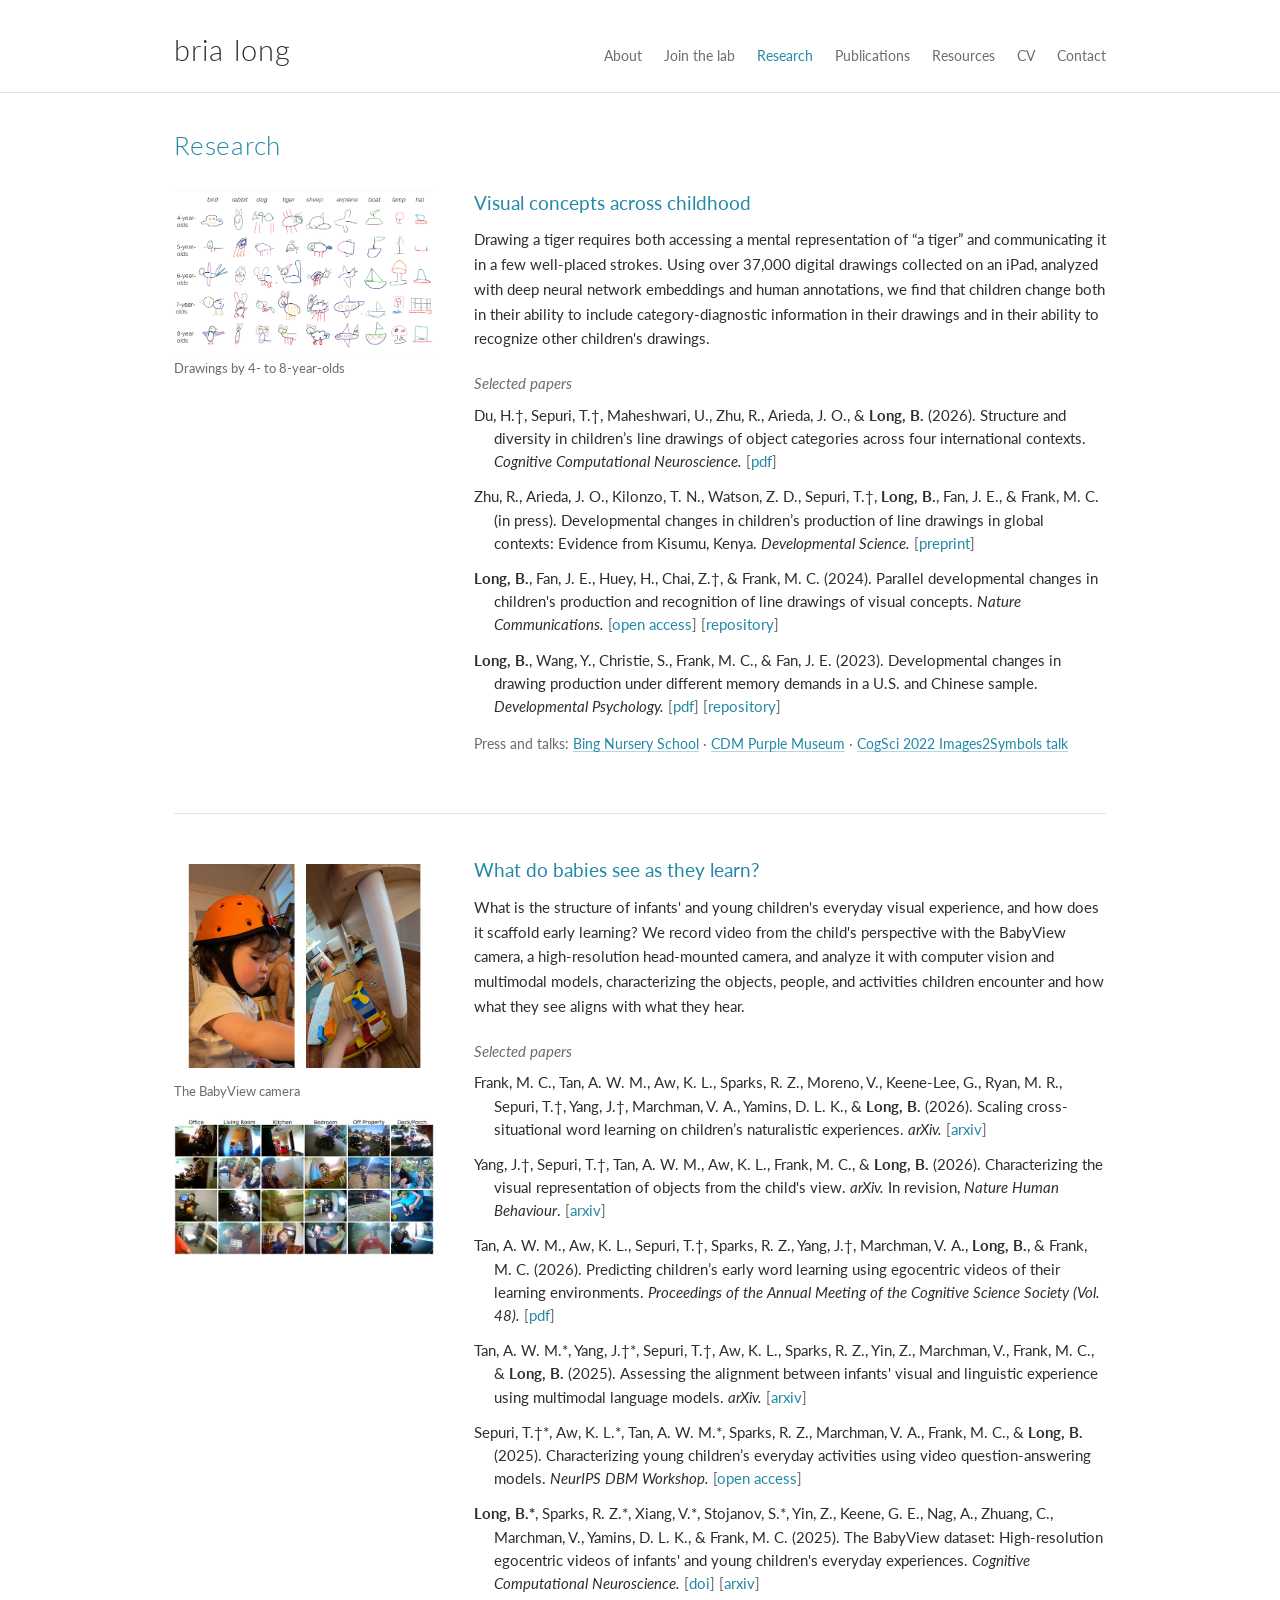
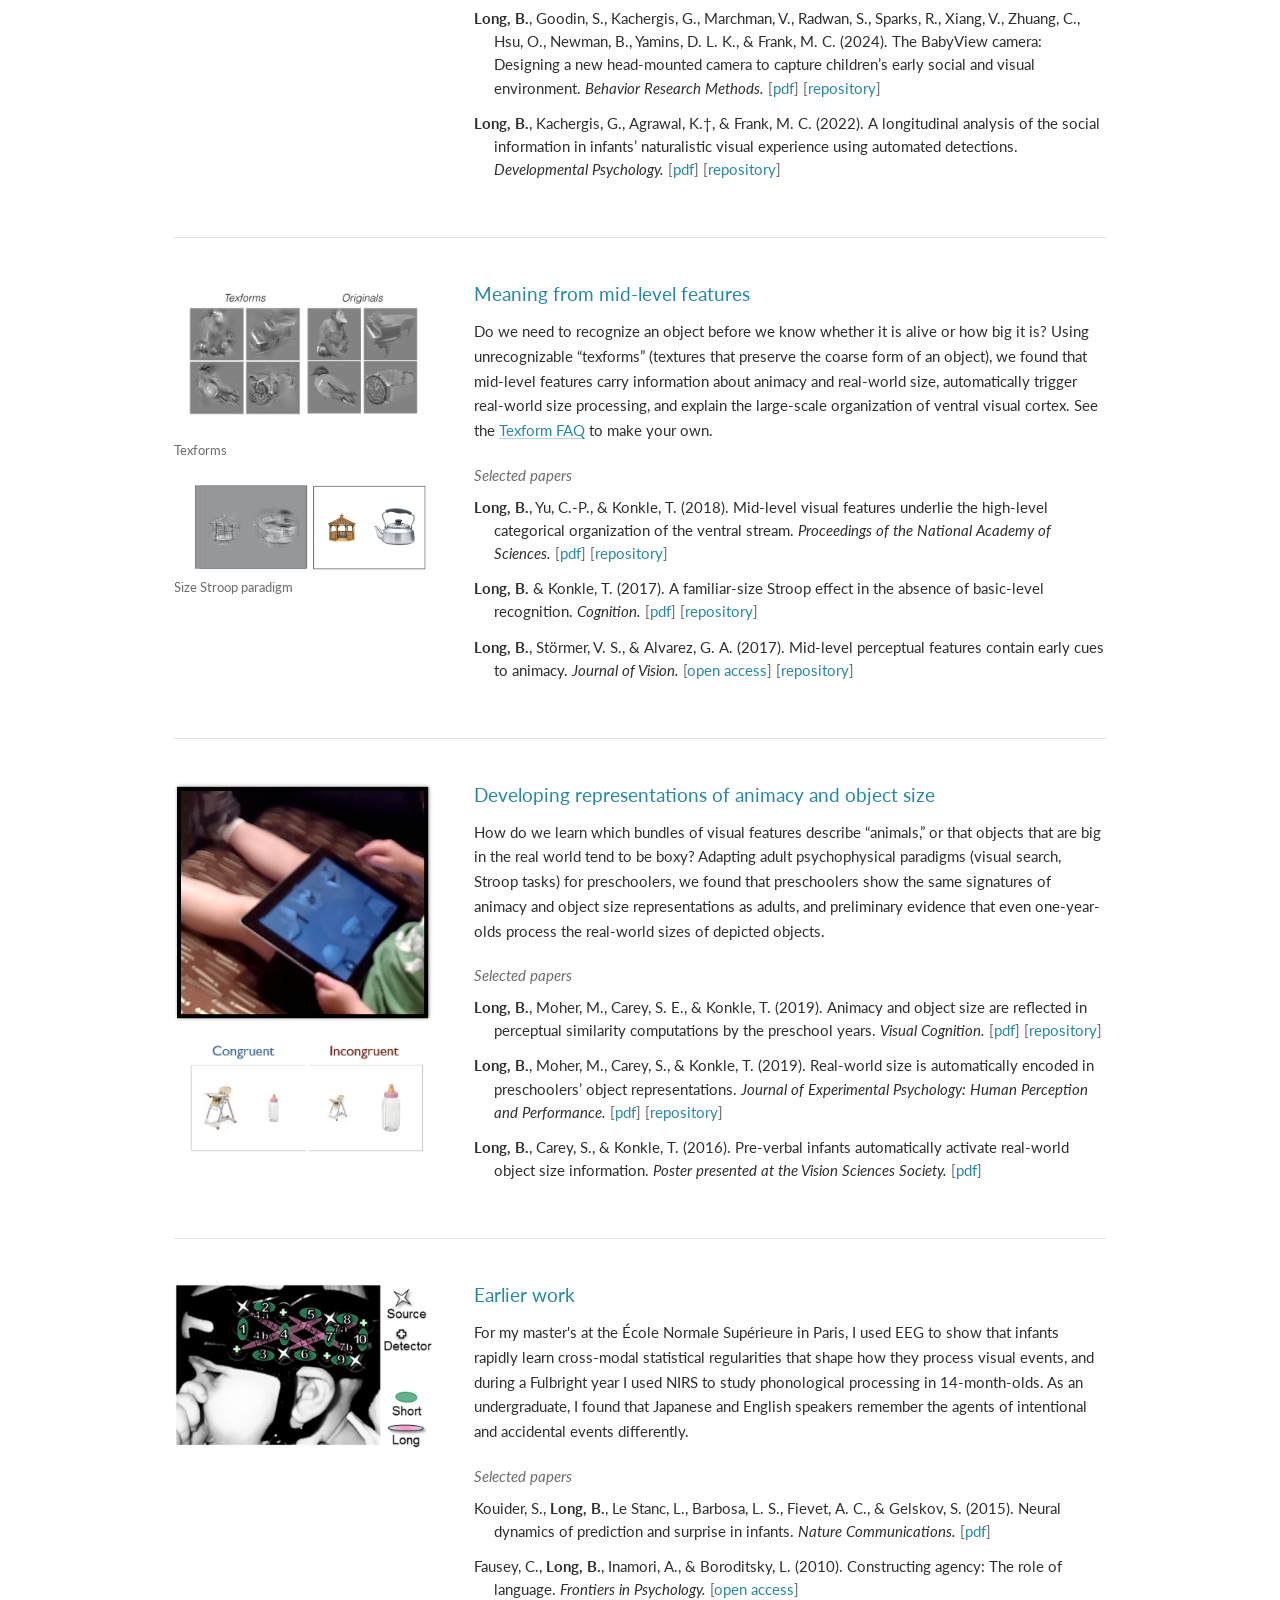
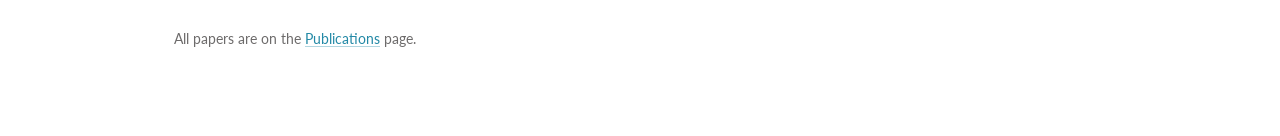
<file: research.html>
<!doctype html>
<html lang="en">
<head>
  <meta charset="utf-8">
  <meta name="viewport" content="width=device-width, initial-scale=1">
  <title>Research · Bria Long</title>
  <meta name="description" content="Bria Long, Assistant Professor of Psychology at UC San Diego and PI of the Visual Learning Lab.">
  <link rel="preconnect" href="https://fonts.googleapis.com">
  <link rel="preconnect" href="https://fonts.gstatic.com" crossorigin>
  <link href="https://fonts.googleapis.com/css2?family=Lato:ital,wght@0,300;0,400;0,700;1,300;1,400&display=swap" rel="stylesheet">
  <link rel="stylesheet" href="style.css">
</head>
<body>
<header class="site-header">
  <div class="wrap">
    <a class="site-name" href="index.html">bria long</a>
    <nav aria-label="Main">
      <ul class="nav">
        <li><a href="index.html">About</a></li>
        <li><a href="join-the-lab.html">Join the lab</a></li>
        <li><a href="research.html" aria-current="page">Research</a></li>
        <li><a href="publications.html">Publications</a></li>
        <li><a href="resources.html">Resources</a></li>
        <li><a href="cv.html">CV</a></li>
        <li><a href="contact.html">Contact</a></li>
      </ul>
    </nav>
  </div>
</header>
<main>
  <div class="wrap content">
<header class="page-head">
  <h1 class="page-title">Research</h1>
</header>

<section class="row" id="drawings">
  <div class="figs">
    <figure><img src="img/drawings-by-age.png" alt="Children's drawings of nine categories, by age" loading="lazy"><figcaption>Drawings by 4- to 8-year-olds</figcaption></figure>
  </div>
  <div class="prose">
    <h2 class="h2">Visual concepts across childhood</h2>
    <p>Drawing a tiger requires both accessing a mental representation of “a tiger” and communicating it in a few well-placed strokes. Using over 37,000 digital drawings collected on an iPad, analyzed with deep neural network embeddings and human annotations, we find that children change both in their ability to include category-diagnostic information in their drawings and in their ability to recognize other children's drawings.</p>
    <p class="label">Selected papers</p>
    <p class="pub">Du, H.†, Sepuri, T.†, Maheshwari, U., Zhu, R., Arieda, J. O., &amp; <b class="me">Long, B.</b> (2026). Structure and diversity in children’s line drawings of object categories across four international contexts. <i>Cognitive Computational Neuroscience.</i> <a class="tag" href="https://osf.io/preprints/psyarxiv/f3wj6_v2" target="_blank" rel="noopener">pdf</a></p>
    <p class="pub">Zhu, R., Arieda, J. O., Kilonzo, T. N., Watson, Z. D., Sepuri, T.†, <b class="me">Long, B.</b>, Fan, J. E., &amp; Frank, M. C. (in press). Developmental changes in children’s production of line drawings in global contexts: Evidence from Kisumu, Kenya. <i>Developmental Science.</i> <a class="tag" href="https://doi.org/10.31234/osf.io/hpbf5" target="_blank" rel="noopener">preprint</a></p>
    <p class="pub"><b class="me">Long, B.</b>, Fan, J. E., Huey, H., Chai, Z.†, &amp; Frank, M. C. (2024). Parallel developmental changes in children's production and recognition of line drawings of visual concepts. <i>Nature Communications.</i> <a class="tag" href="https://www.nature.com/articles/s41467-023-44529-9" target="_blank" rel="noopener">open access</a> <a class="tag" href="https://osf.io/qymjr/" target="_blank" rel="noopener">repository</a></p>
    <p class="pub"><b class="me">Long, B.</b>, Wang, Y., Christie, S., Frank, M. C., &amp; Fan, J. E. (2023). Developmental changes in drawing production under different memory demands in a U.S. and Chinese sample. <i>Developmental Psychology.</i> <a class="tag" href="https://psyarxiv.com/fpebs" target="_blank" rel="noopener">pdf</a> <a class="tag" href="https://osf.io/dk9xw/" target="_blank" rel="noopener">repository</a></p>
    <p class="more">Press and talks: <a href="https://bingschool.stanford.edu/news/scholar-bria-long-drawing-window-development-object-representations" target="_blank" rel="noopener">Bing Nursery School</a> · <a href="https://medium.com/purple-museum/illuminating-childrens-illustrations-5e1a8ea1d" target="_blank" rel="noopener">CDM Purple Museum</a> · <a href="https://www.youtube.com/watch?v=0kyJlfSgvYQ&amp;list=PL2_Vc3j_d7HPHojt9q2pP8A3AM_pIGy7C&amp;index=1&amp;t=1475s" target="_blank" rel="noopener">CogSci 2022 Images2Symbols talk</a></p>
  </div>
</section>

<section class="row" id="infant-view">
  <div class="figs">
    <figure><img src="img/babyview-1.png" alt="A child wearing the BabyView head-mounted camera" loading="lazy"><figcaption>The BabyView camera</figcaption></figure>
    <figure><img src="img/babyview-3.png" alt="Face and hand detections in infant-view video frames" loading="lazy"></figure>
  </div>
  <div class="prose">
    <h2 class="h2">What do babies see as they learn?</h2>
    <p>What is the structure of infants' and young children's everyday visual experience, and how does it scaffold early learning? We record video from the child's perspective with the BabyView camera, a high-resolution head-mounted camera, and analyze it with computer vision and multimodal models, characterizing the objects, people, and activities children encounter and how what they see aligns with what they hear.</p>
    <p class="label">Selected papers</p>
    <p class="pub">Frank, M. C., Tan, A. W. M., Aw, K. L., Sparks, R. Z., Moreno, V., Keene-Lee, G., Ryan, M. R., Sepuri, T.†, Yang, J.†, Marchman, V. A., Yamins, D. L. K., &amp; <b class="me">Long, B.</b> (2026). Scaling cross-situational word learning on children’s naturalistic experiences. <i>arXiv.</i> <a class="tag" href="https://arxiv.org/abs/2610.31842" target="_blank" rel="noopener">arxiv</a></p>
    <p class="pub">Yang, J.†, Sepuri, T.†, Tan, A. W. M., Aw, K. L., Frank, M. C., &amp; <b class="me">Long, B.</b> (2026). Characterizing the visual representation of objects from the child's view. <i>arXiv.</i> In revision, <i>Nature Human Behaviour</i>. <a class="tag" href="https://arxiv.org/abs/2605.14990" target="_blank" rel="noopener">arxiv</a></p>
    <p class="pub">Tan, A. W. M., Aw, K. L., Sepuri, T.†, Sparks, R. Z., Yang, J.†, Marchman, V. A., <b class="me">Long, B.</b>, &amp; Frank, M. C. (2026). Predicting children’s early word learning using egocentric videos of their learning environments. <i>Proceedings of the Annual Meeting of the Cognitive Science Society (Vol. 48).</i> <a class="tag" href="https://escholarship.org/uc/item/2wx0k5zm" target="_blank" rel="noopener">pdf</a></p>
    <p class="pub">Tan, A. W. M.*, Yang, J.†*, Sepuri, T.†, Aw, K. L., Sparks, R. Z., Yin, Z., Marchman, V., Frank, M. C., &amp; <b class="me">Long, B.</b> (2025). Assessing the alignment between infants' visual and linguistic experience using multimodal language models. <i>arXiv.</i> <a class="tag" href="https://arxiv.org/abs/2511.18824" target="_blank" rel="noopener">arxiv</a></p>
    <p class="pub">Sepuri, T.†*, Aw, K. L.*, Tan, A. W. M.*, Sparks, R. Z., Marchman, V. A., Frank, M. C., &amp; <b class="me">Long, B.</b> (2025). Characterizing young children’s everyday activities using video question-answering models. <i>NeurIPS DBM Workshop.</i> <a class="tag" href="https://osf.io/preprints/psyarxiv/gndy9_v1" target="_blank" rel="noopener">open access</a></p>
    <p class="pub"><b class="me">Long, B.*</b>, Sparks, R. Z.*, Xiang, V.*, Stojanov, S.*, Yin, Z., Keene, G. E., Nag, A., Zhuang, C., Marchman, V., Yamins, D. L. K., &amp; Frank, M. C. (2025). The BabyView dataset: High-resolution egocentric videos of infants' and young children's everyday experiences. <i>Cognitive Computational Neuroscience.</i> <a class="tag" href="https://doi.org/10.32470/vbbjtb0" target="_blank" rel="noopener">doi</a> <a class="tag" href="https://arxiv.org/abs/2406.10447" target="_blank" rel="noopener">arxiv</a></p>
    <p class="pub"><b class="me">Long, B.</b>, Goodin, S., Kachergis, G., Marchman, V., Radwan, S., Sparks, R., Xiang, V., Zhuang, C., Hsu, O., Newman, B., Yamins, D. L. K., &amp; Frank, M. C. (2024). The BabyView camera: Designing a new head-mounted camera to capture children’s early social and visual environment. <i>Behavior Research Methods.</i> <a class="tag" href="https://psyarxiv.com/238jk/" target="_blank" rel="noopener">pdf</a> <a class="tag" href="https://osf.io/kwvxu/" target="_blank" rel="noopener">repository</a></p>
    <p class="pub"><b class="me">Long, B.</b>, Kachergis, G., Agrawal, K.†, &amp; Frank, M. C. (2022). A longitudinal analysis of the social information in infants’ naturalistic visual experience using automated detections. <i>Developmental Psychology.</i> <a class="tag" href="_files/ugd/a22a3d_de0b1b2aac12483e8a9eddf780778936.pdf" target="_blank" rel="noopener">pdf</a> <a class="tag" href="https://osf.io/cdhw4/" target="_blank" rel="noopener">repository</a></p>
  </div>
</section>

<section class="row" id="mid-level">
  <div class="figs">
    <figure><img src="img/midlevel-1.png" alt="Original images and unrecognizable texforms" loading="lazy"><figcaption>Texforms</figcaption></figure>
    <figure><img src="img/size-stroop.png" alt="Size Stroop paradigm" loading="lazy"><figcaption>Size Stroop paradigm</figcaption></figure>
  </div>
  <div class="prose">
    <h2 class="h2">Meaning from mid-level features</h2>
    <p>Do we need to recognize an object before we know whether it is alive or how big it is? Using unrecognizable “texforms” (textures that preserve the coarse form of an object), we found that mid-level features carry information about animacy and real-world size, automatically trigger real-world size processing, and explain the large-scale organization of ventral visual cortex. See the <a href="resources.html#texforms">Texform FAQ</a> to make your own.</p>
    <p class="label">Selected papers</p>
    <p class="pub"><b class="me">Long, B.</b>, Yu, C.-P., &amp; Konkle, T. (2018). Mid-level visual features underlie the high-level categorical organization of the ventral stream. <i>Proceedings of the National Academy of Sciences.</i> <a class="tag" href="_files/ugd/a22a3d_71f2d720c5174bc49fb599ffaa9afb7b.pdf" target="_blank" rel="noopener">pdf</a> <a class="tag" href="https://osf.io/69pbd/" target="_blank" rel="noopener">repository</a></p>
    <p class="pub"><b class="me">Long, B.</b> &amp; Konkle, T. (2017). A familiar-size Stroop effect in the absence of basic-level recognition. <i>Cognition.</i> <a class="tag" href="_files/ugd/a22a3d_ca4f2993cd884a789ff390815f124120.pdf" target="_blank" rel="noopener">pdf</a> <a class="tag" href="https://github.com/brialorelle/TexformSizeStroop" target="_blank" rel="noopener">repository</a></p>
    <p class="pub"><b class="me">Long, B.</b>, Störmer, V. S., &amp; Alvarez, G. A. (2017). Mid-level perceptual features contain early cues to animacy. <i>Journal of Vision.</i> <a class="tag" href="http://jov.arvojournals.org/article.aspx?articleid=2635293" target="_blank" rel="noopener">open access</a> <a class="tag" href="https://github.com/brialorelle/MidLevelAnimacy" target="_blank" rel="noopener">repository</a></p>
  </div>
</section>

<section class="row" id="development">
  <div class="figs">
    <figure><img src="img/development-1.png" alt="A child doing a task on a tablet" loading="lazy"></figure>
    <figure><img src="img/development-2.png" alt="Congruent and incongruent size trials" loading="lazy"></figure>
  </div>
  <div class="prose">
    <h2 class="h2">Developing representations of animacy and object size</h2>
    <p>How do we learn which bundles of visual features describe “animals,” or that objects that are big in the real world tend to be boxy? Adapting adult psychophysical paradigms (visual search, Stroop tasks) for preschoolers, we found that preschoolers show the same signatures of animacy and object size representations as adults, and preliminary evidence that even one-year-olds process the real-world sizes of depicted objects.</p>
    <p class="label">Selected papers</p>
    <p class="pub"><b class="me">Long, B.</b>, Moher, M., Carey, S. E., &amp; Konkle, T. (2019). Animacy and object size are reflected in perceptual similarity computations by the preschool years. <i>Visual Cognition.</i> <a class="tag" href="_files/ugd/a22a3d_481e6ec1c5404e09a18520ac072cde8a.pdf">pdf</a> <a class="tag" href="https://osf.io/d5uzg/" target="_blank" rel="noopener">repository</a></p>
    <p class="pub"><b class="me">Long, B.</b>, Moher, M., Carey, S., &amp; Konkle, T. (2019). Real-world size is automatically encoded in preschoolers’ object representations. <i>Journal of Experimental Psychology: Human Perception and Performance.</i> <a class="tag" href="_files/ugd/a22a3d_8188e292aec646748f946e71bf1bf7c4.pdf" target="_blank" rel="noopener">pdf</a> <a class="tag" href="https://github.com/brialorelle/kidstroop" target="_blank" rel="noopener">repository</a></p>
    <p class="pub"><b class="me">Long, B.</b>, Carey, S., &amp; Konkle, T. (2016). Pre-verbal infants automatically activate real-world object size information. <i>Poster presented at the Vision Sciences Society.</i> <a class="tag" href="_files/ugd/a22a3d_4a108aeeffe0421abaed6812573f771e.pdf">pdf</a></p>
  </div>
</section>

<section class="row" id="earlier">
  <div class="figs">
    <figure><img src="img/earlier-1.jpg" alt="Infant NIRS recording setup" loading="lazy"></figure>
  </div>
  <div class="prose">
    <h2 class="h2">Earlier work</h2>
    <p>For my master's at the École Normale Supérieure in Paris, I used EEG to show that infants rapidly learn cross-modal statistical regularities that shape how they process visual events, and during a Fulbright year I used NIRS to study phonological processing in 14-month-olds. As an undergraduate, I found that Japanese and English speakers remember the agents of intentional and accidental events differently.</p>
    <p class="label">Selected papers</p>
    <p class="pub">Kouider, S., <b class="me">Long, B.</b>, Le Stanc, L., Barbosa, L. S., Fievet, A. C., &amp; Gelskov, S. (2015). Neural dynamics of prediction and surprise in infants. <i>Nature Communications.</i> <a class="tag" href="_files/ugd/a22a3d_3b5efa56f13140958209145917158969.pdf" target="_blank" rel="noopener">pdf</a></p>
    <p class="pub">Fausey, C., <b class="me">Long, B.</b>, Inamori, A., &amp; Boroditsky, L. (2010). Constructing agency: The role of language. <i>Frontiers in Psychology.</i> <a class="tag" href="http://journal.frontiersin.org/article/10.3389/fpsyg.2010.00162/abstract" target="_blank" rel="noopener">open access</a></p>
  </div>
</section>
<p class="more">All papers are on the <a href="publications.html">Publications</a> page.</p>
  </div>
</main>
</body>
</html>
</file>
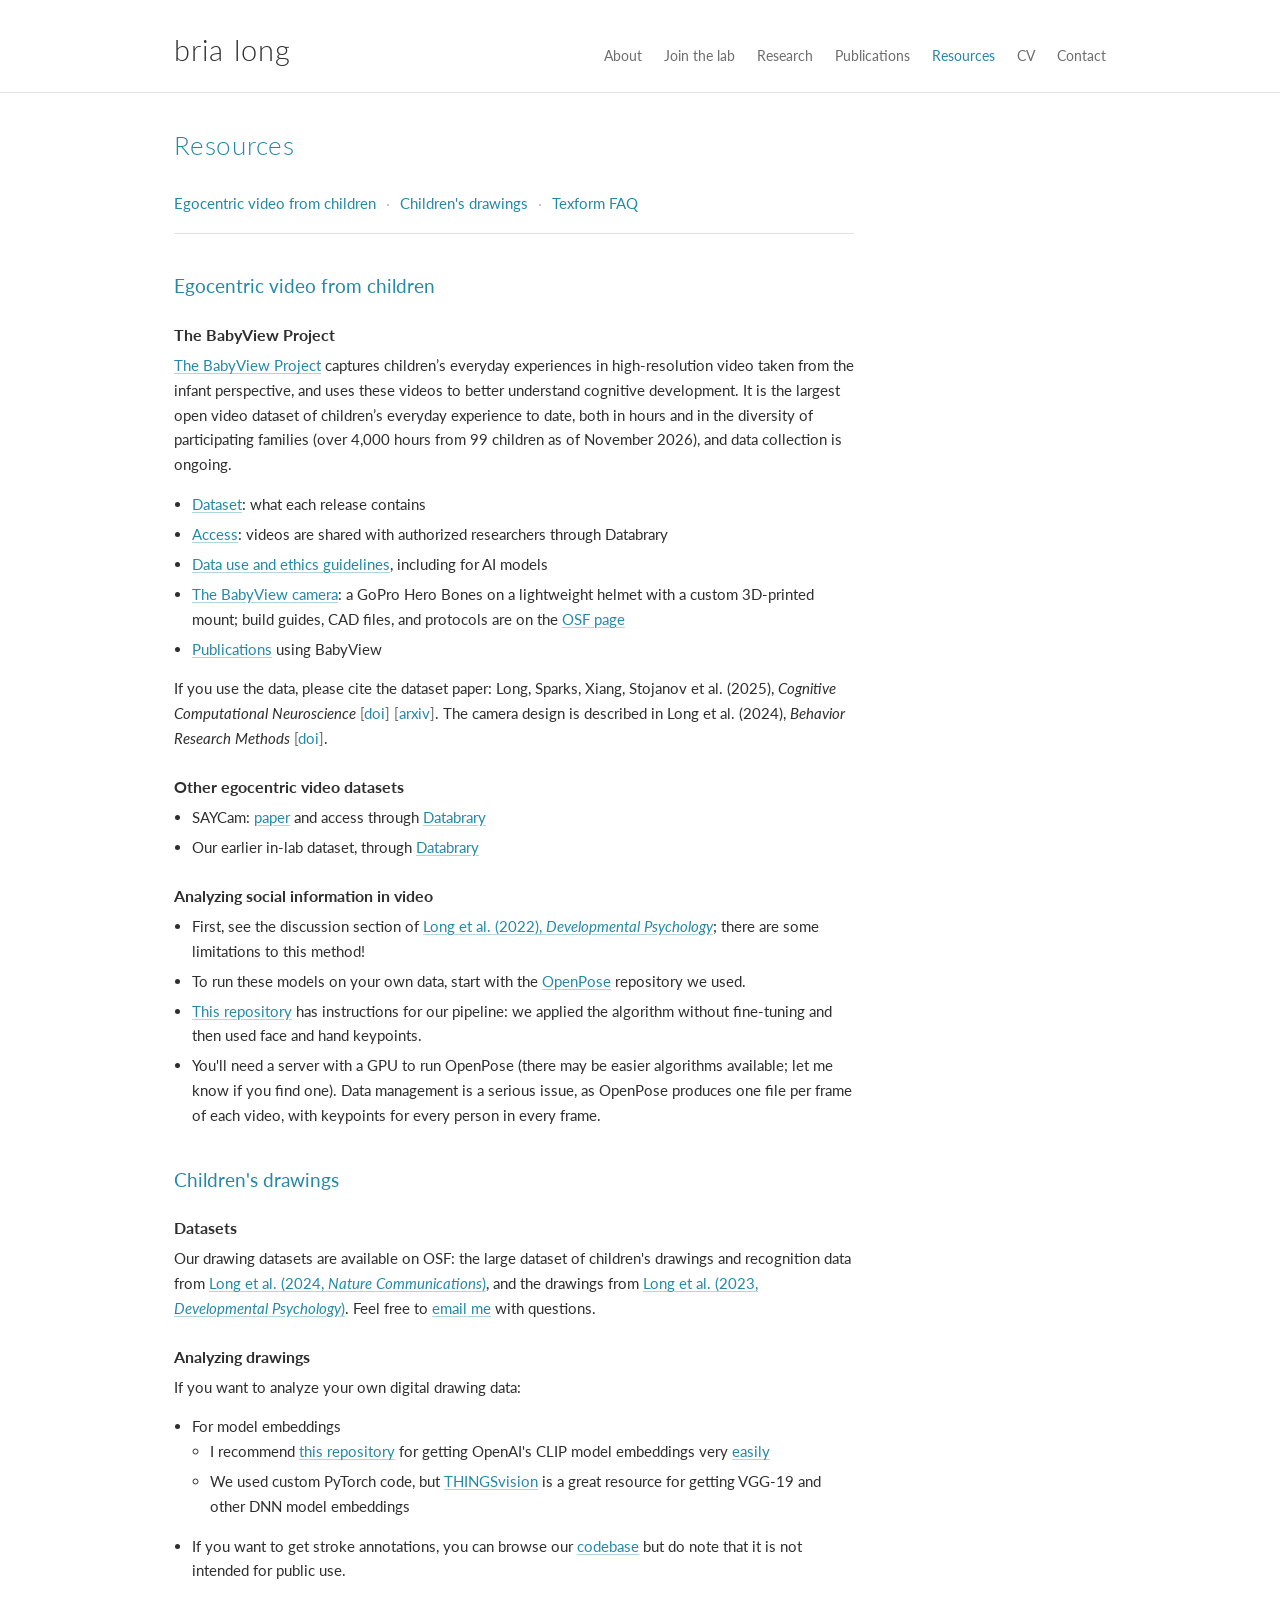
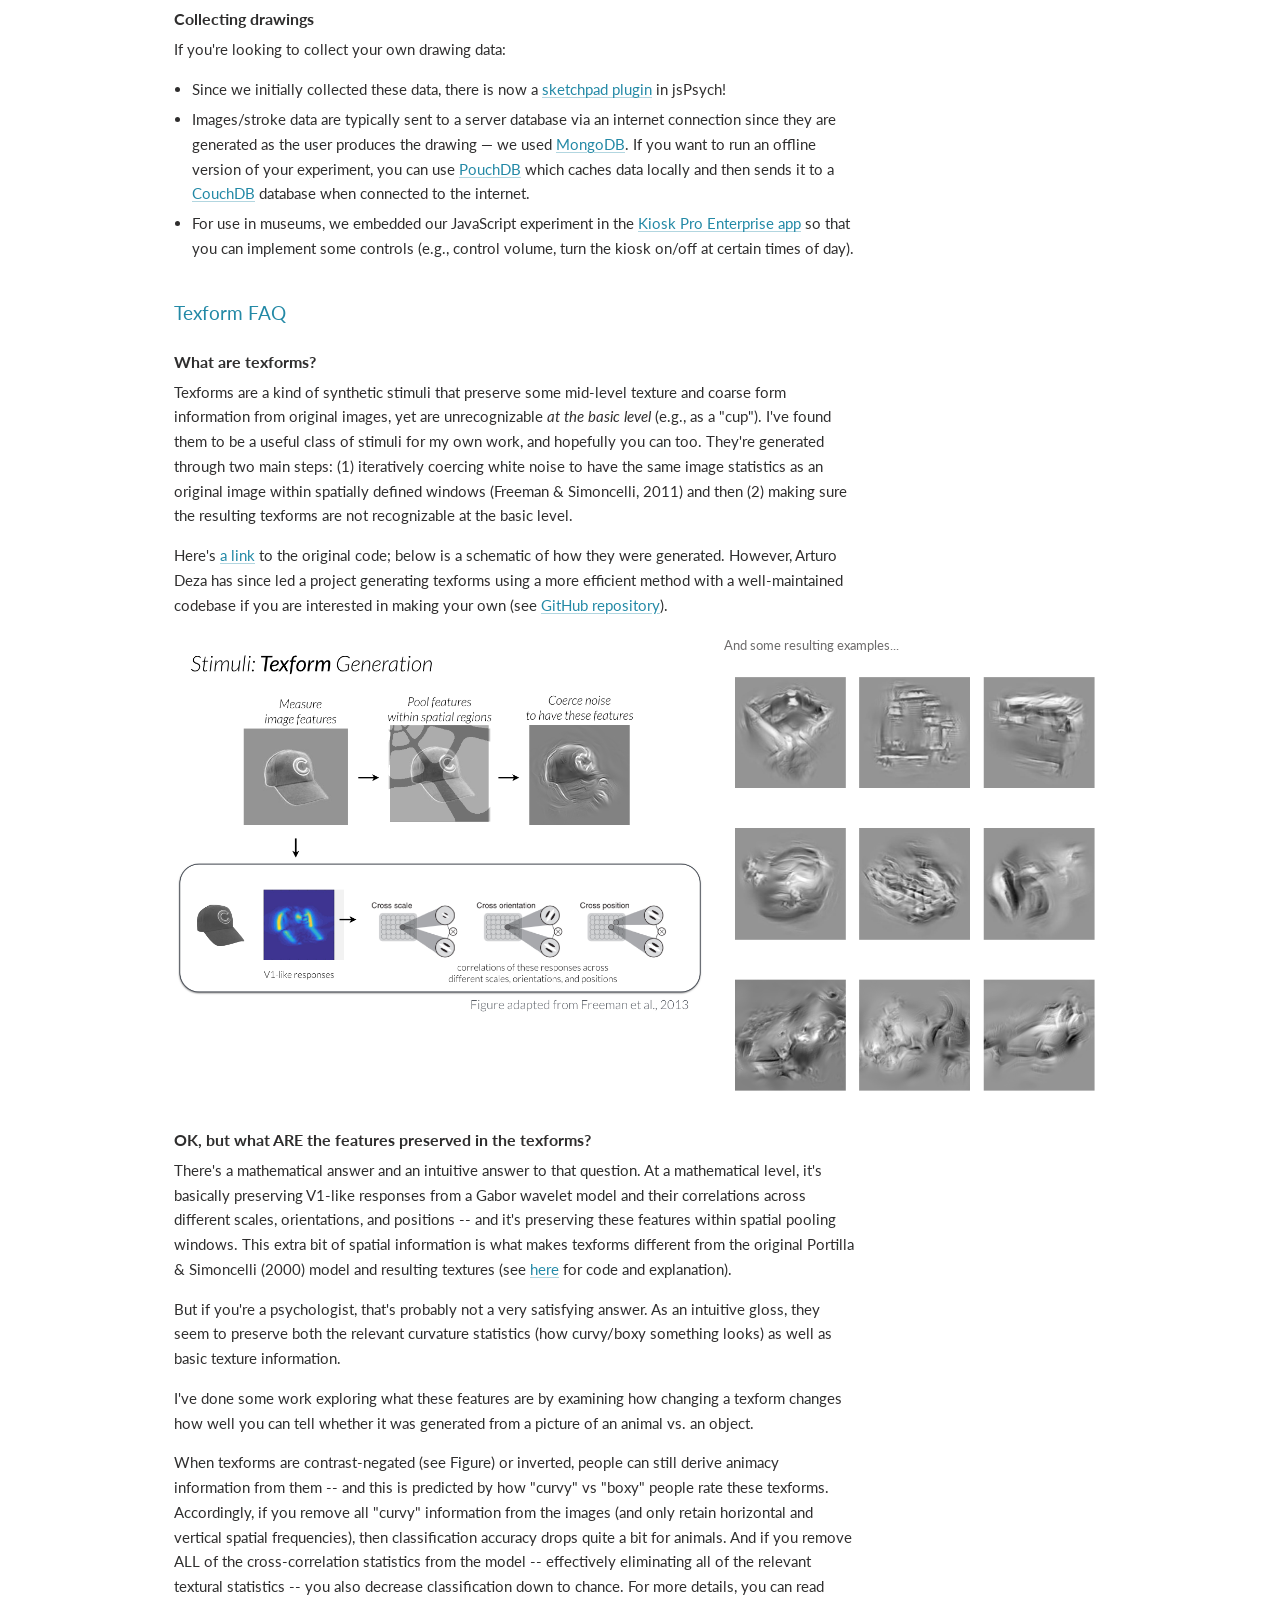
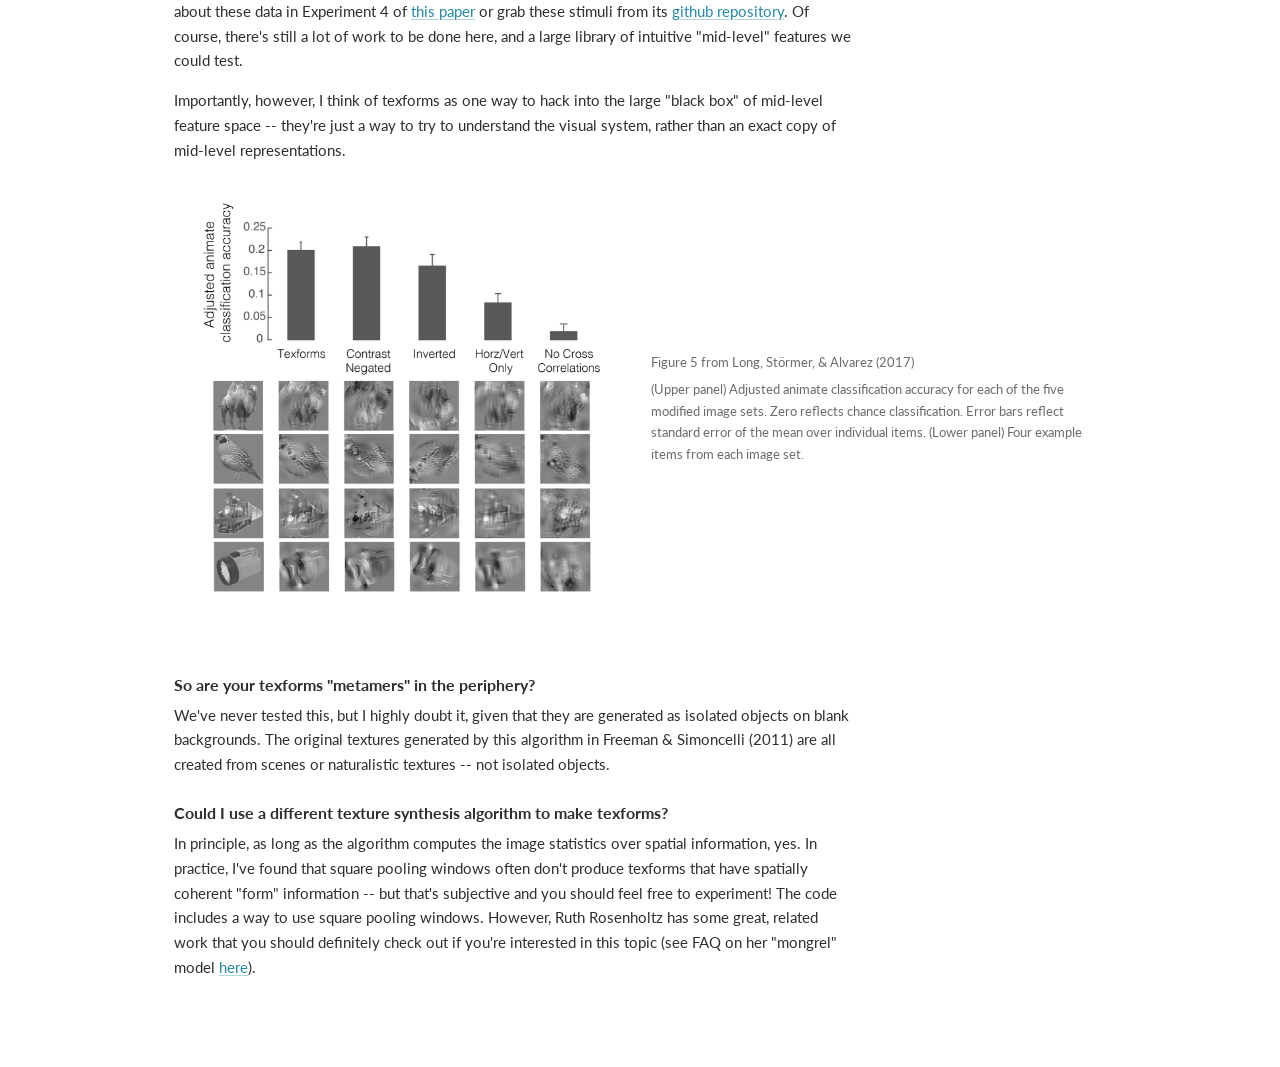
<file: resources.html>
<!doctype html>
<html lang="en">
<head>
  <meta charset="utf-8">
  <meta name="viewport" content="width=device-width, initial-scale=1">
  <title>Resources · Bria Long</title>
  <meta name="description" content="Bria Long, Assistant Professor of Psychology at UC San Diego and PI of the Visual Learning Lab.">
  <link rel="preconnect" href="https://fonts.googleapis.com">
  <link rel="preconnect" href="https://fonts.gstatic.com" crossorigin>
  <link href="https://fonts.googleapis.com/css2?family=Lato:ital,wght@0,300;0,400;0,700;1,300;1,400&display=swap" rel="stylesheet">
  <link rel="stylesheet" href="style.css">
</head>
<body>
<header class="site-header">
  <div class="wrap">
    <a class="site-name" href="index.html">bria long</a>
    <nav aria-label="Main">
      <ul class="nav">
        <li><a href="index.html">About</a></li>
        <li><a href="join-the-lab.html">Join the lab</a></li>
        <li><a href="research.html">Research</a></li>
        <li><a href="publications.html">Publications</a></li>
        <li><a href="resources.html" aria-current="page">Resources</a></li>
        <li><a href="cv.html">CV</a></li>
        <li><a href="contact.html">Contact</a></li>
      </ul>
    </nav>
  </div>
</header>
<main>
  <div class="wrap content">
<header class="page-head">
  <h1 class="page-title">Resources</h1>
</header>
<div class="prose">
<nav class="jump" aria-label="Sections"><a href="#video">Egocentric video from children</a><span>·</span><a href="#drawings">Children's drawings</a><span>·</span><a href="#texforms">Texform FAQ</a></nav>
<h2 class="h2" id="video">Egocentric video from children</h2>
<h3 class="h3" id="babyview">The BabyView Project</h3>
<p><a href="https://babyview-project.github.io/" target="_blank" rel="noopener">The BabyView Project</a> captures children’s everyday experiences in high-resolution video taken from the infant perspective, and uses these videos to better understand cognitive development. It is the largest open video dataset of children’s everyday experience to date, both in hours and in the diversity of participating families (over 4,000 hours from 99 children as of November 2026), and data collection is ongoing.</p>
<ul>
<li><a href="https://babyview-project.github.io/dataset/" target="_blank" rel="noopener">Dataset</a>: what each release contains</li>
<li><a href="https://babyview-project.github.io/access/" target="_blank" rel="noopener">Access</a>: videos are shared with authorized researchers through Databrary</li>
<li><a href="https://babyview-project.github.io/data-use/" target="_blank" rel="noopener">Data use and ethics guidelines</a>, including for AI models</li>
<li><a href="https://babyview-project.github.io/camera/" target="_blank" rel="noopener">The BabyView camera</a>: a GoPro Hero Bones on a lightweight helmet with a custom 3D-printed mount; build guides, CAD files, and protocols are on the <a href="https://osf.io/kwvxu/" target="_blank" rel="noopener">OSF page</a></li>
<li><a href="https://babyview-project.github.io/publications/" target="_blank" rel="noopener">Publications</a> using BabyView</li>
</ul>
<p>If you use the data, please cite the dataset paper: Long, Sparks, Xiang, Stojanov et al. (2025), <i>Cognitive Computational Neuroscience</i> <a class="tag" href="https://doi.org/10.32470/vbbjtb0" target="_blank" rel="noopener">doi</a> <a class="tag" href="https://arxiv.org/abs/2406.10447" target="_blank" rel="noopener">arxiv</a>. The camera design is described in Long et al. (2024), <i>Behavior Research Methods</i> <a class="tag" href="https://doi.org/10.3758/s13428-023-02206-1" target="_blank" rel="noopener">doi</a>.</p>
<h3 class="h3" id="datasets">Other egocentric video datasets</h3>
<ul>
<li>SAYCam: <a href="https://direct.mit.edu/opmi/article/doi/10.1162/opmi_a_00039/97495/SAYCam-A-Large-Longitudinal-Audiovisual-Dataset" target="_blank" rel="noopener">paper</a> and access through <a href="https://nyu.databrary.org/volume/564" target="_blank" rel="noopener">Databrary</a></li>
<li>Our earlier in-lab dataset, through <a href="https://nyu.databrary.org/volume/101" target="_blank" rel="noopener">Databrary</a></li>
</ul>
<h3 class="h3" id="social">Analyzing social information in video</h3>
<ul>
<li>First, see the discussion section of <a href="https://doi.org/10.1037/dev0001414" target="_blank" rel="noopener">Long et al. (2022), <i>Developmental Psychology</i></a>; there are some limitations to this method!</li>
<li>To run these models on your own data, start with the <a href="https://github.com/CMU-Perceptual-Computing-Lab/openpose" target="_blank" rel="noopener">OpenPose</a> repository we used.</li>
<li><a href="https://github.com/brialorelle/headcam-algo" target="_blank" rel="noopener">This repository</a> has instructions for our pipeline: we applied the algorithm without fine-tuning and then used face and hand keypoints.</li>
<li>You'll need a server with a GPU to run OpenPose (there may be easier algorithms available; let me know if you find one). Data management is a serious issue, as OpenPose produces one file per frame of each video, with keypoints for every person in every frame.</li>
</ul>
<h2 class="h2" id="drawings">Children's drawings</h2>
<h3 class="h3" id="drawing-data">Datasets</h3>
<p>Our drawing datasets are available on OSF: the large dataset of children's drawings and recognition data from <a href="https://osf.io/qymjr/" target="_blank" rel="noopener">Long et al. (2024, <i>Nature Communications</i>)</a>, and the drawings from <a href="https://osf.io/dk9xw/" target="_blank" rel="noopener">Long et al. (2023, <i>Developmental Psychology</i>)</a>. Feel free to <a href="mailto:brlong@ucsd.edu">email me</a> with questions.</p>
<h3 class="h3" id="drawing-analysis">Analyzing drawings</h3>
<p>If you want to analyze your own digital drawing data:</p>
<ul>
<li>For model embeddings<ul>
<li>I recommend <a href="https://github.com/jina-ai/clip-as-service" target="_blank" rel="noopener">this repository</a> for getting OpenAI's CLIP model embeddings very <a href="https://openai.com/index/clip/" target="_blank" rel="noopener">easily</a></li>
<li>We used custom PyTorch code, but <a href="https://www.frontiersin.org/articles/10.3389/fninf.2021.679838/full" target="_blank" rel="noopener">THINGSvision</a> is a great resource for getting VGG-19 and other DNN model embeddings</li>
</ul>
</li>
<li>If you want to get stroke annotations, you can browse our <a href="https://github.com/cogtoolslab/kiddraw_annotations_public2022" target="_blank" rel="noopener">codebase</a> but do note that it is not intended for public use.</li>
</ul>
<h3 class="h3" id="drawing-collection">Collecting drawings</h3>
<p>If you're looking to collect your own drawing data:</p>
<ul>
<li>Since we initially collected these data, there is now a <a href="https://www.jspsych.org/latest/plugins/sketchpad/" target="_blank" rel="noopener">sketchpad plugin</a> in jsPsych!</li>
<li>Images/stroke data are typically sent to a server database via an internet connection since they are generated as the user produces the drawing — we used <a href="https://www.mongodb.com/" target="_blank" rel="noopener">MongoDB</a>. If you want to run an offline version of your experiment, you can use <a href="https://pouchdb.com/" target="_blank" rel="noopener">PouchDB</a> which caches data locally and then sends it to a <a href="https://couchdb.apache.org/" target="_blank" rel="noopener">CouchDB</a> database when connected to the internet.</li>
<li>For use in museums, we embedded our JavaScript experiment in the <a href="https://apps.apple.com/us/app/kiosk-pro-enterprise/id971374351" target="_blank" rel="noopener">Kiosk Pro Enterprise app</a> so that you can implement some controls (e.g., control volume, turn the kiosk on/off at certain times of day).</li>
</ul>
<h2 class="h2" id="texforms">Texform FAQ</h2>
<h3 class="h3" id="texforms-what">What are texforms?</h3>

<p>Texforms are a kind of synthetic stimuli that preserve some mid-level texture and coarse form information from original images, yet are unrecognizable <i>at the basic level</i> (e.g., as a "cup"). I've found them to be a useful class of stimuli for my own work, and hopefully you can too. They're generated through two main steps: (1) iteratively coercing white noise to have the same image statistics as an original image within spatially defined windows (Freeman &amp; Simoncelli, 2011) and then (2) making sure the resulting texforms are not recognizable at the basic level.</p>
<p>Here's <a href="https://github.com/brialorelle/texformgen" target="_blank" rel="noopener">a link</a> to the original code; below is a schematic of how they were generated. However, Arturo Deza has since led a project generating texforms using a more efficient method with a well-maintained codebase if you are interested in making your own (see <a href="https://github.com/ArturoDeza/Fast-Texforms" target="_blank" rel="noopener">GitHub repository</a>).</p>
<div class="texgrid">
 <figure><img src="img/texform-schematic.png" alt="Schematic of texform generation"></figure>
 <figure><div class="cap">And some resulting examples...</div><img src="img/texform-examples.png" alt="Example texforms"></figure>
</div>
<h3 class="h3" id="texforms-features">OK, but what ARE the features preserved in the texforms?</h3>

<p>There's a mathematical answer and an intuitive answer to that question. At a mathematical level, it's basically preserving V1-like responses from a Gabor wavelet model and their correlations across different scales, orientations, and positions -- and it's preserving these features within spatial pooling windows. This extra bit of spatial information is what makes texforms different from the original Portilla &amp; Simoncelli (2000) model and resulting textures (see <a href="https://www.cns.nyu.edu/~lcv/texture/" target="_blank" rel="noopener">here</a> for code and explanation).</p>
<p>But if you're a psychologist, that's probably not a very satisfying answer. As an intuitive gloss, they seem to preserve both the relevant curvature statistics (how curvy/boxy something looks) as well as basic texture information.</p>
<p>I've done some work exploring what these features are by examining how changing a texform changes how well you can tell whether it was generated from a picture of an animal vs. an object. </p>
<p>When texforms are contrast-negated (see Figure) or inverted, people can still derive animacy information from them -- and this is predicted by how "curvy" vs "boxy" people rate these texforms. Accordingly, if you remove all "curvy" information from the images (and only retain horizontal and vertical spatial frequencies), then classification accuracy drops quite a bit for animals. And if you remove ALL of the cross-correlation statistics from the model -- effectively eliminating all of the relevant textural statistics -- you also decrease classification down to chance. For more details, you can read about these data in Experiment 4 of <a href="http://jov.arvojournals.org/article.aspx?articleid=2635293" target="_blank" rel="noopener">this paper</a> or grab these stimuli from its <a href="https://github.com/brialorelle/MidLevelAnimacy" target="_blank" rel="noopener">github repository</a>. Of course, there's still a lot of work to be done here, and a large library of intuitive "mid-level" features we could test.</p>
<p>Importantly, however, I think of texforms as one way to hack into the large "black box" of mid-level feature space -- they're just a way to try to understand the visual system, rather than an exact copy of mid-level representations. </p>
<div class="figure5">
 <img src="img/texform-figure5.png" alt="Figure 5 from Long, Störmer, &amp; Alvarez (2017)">
 <div><p class="cap">Figure 5 from Long, Störmer, &amp; Alvarez (2017)</p>
<p class="cap">(Upper panel) Adjusted animate classification accuracy for each of the five modified image sets. Zero reflects chance classification. Error bars reflect standard error of the mean over individual items. (Lower panel) Four example items from each image set.</p></div>
</div>
<h3 class="h3" id="texforms-metamers">So are your texforms "metamers" in the periphery?</h3>
<p>We've never tested this, but I highly doubt it, given that they are generated as isolated objects on blank backgrounds. The original textures generated by this algorithm in Freeman &amp; Simoncelli (2011) are all created from scenes or naturalistic textures -- not isolated objects.</p>
<h3 class="h3" id="texforms-algorithms">Could I use a different texture synthesis algorithm to make texforms?</h3>
<p>In principle, as long as the algorithm computes the image statistics over spatial information, yes. In practice, I've found that square pooling windows often don't produce texforms that have spatially coherent "form" information -- but that's subjective and you should feel free to experiment! The code includes a way to use square pooling windows. However, Ruth Rosenholtz has some great, related work that you should definitely check out if you're interested in this topic (see FAQ on her "mongrel" model <a href="https://persci.mit.edu/mongrels/about.html" target="_blank" rel="noopener">here</a>).</p>
</div>
  </div>
</main>
</body>
</html>
</file>
<file: style.css>
/* brialong.com */

:root {
  --teal: #2389a6;
  --teal-dark: #1b6a80;
  --ink: #2f2e2e;
  --muted: #6d6b6b;
  --line: #e4e4e4;
  --page: 980px;
  --prose: 680px;
  --font: "Lato", "Helvetica Neue", Arial, sans-serif;
}

* { box-sizing: border-box; }
html { -webkit-text-size-adjust: 100%; }

body {
  margin: 0;
  background: #fff;
  color: var(--ink);
  font-family: var(--font);
  font-weight: 400;
  font-size: 15px;
  line-height: 1.65;
  -webkit-font-smoothing: antialiased;
  -moz-osx-font-smoothing: grayscale;
}

a { color: var(--teal); text-decoration: none; }
a:hover { color: var(--teal-dark); text-decoration: underline; }
p a, li a, dd a { text-decoration: underline; text-decoration-color: rgba(35, 137, 166, .35); text-underline-offset: 2px; }
p a:hover, li a:hover, dd a:hover { text-decoration-color: currentColor; }

b, strong { font-weight: 700; }
img { max-width: 100%; height: auto; display: block; }

.wrap { max-width: var(--page); margin: 0 auto; padding: 0 24px; }

/* header */
.site-header { border-bottom: 1px solid var(--line); }
.site-header .wrap {
  display: flex;
  align-items: baseline;
  justify-content: space-between;
  gap: 20px;
  padding-top: 26px;
  padding-bottom: 18px;
}
.site-name { font-size: 29px; font-weight: 300; letter-spacing: 0.04em; color: var(--ink); white-space: nowrap; }
.site-name:hover { color: var(--ink); text-decoration: none; }
.home .site-name { visibility: hidden; }

.nav { display: flex; flex-wrap: wrap; gap: 2px 22px; margin: 0; padding: 0; list-style: none; }
.nav a { font-size: 14px; color: var(--muted); text-decoration: none; }
.nav a:hover { color: var(--ink); text-decoration: none; }
.nav a[aria-current="page"] { color: var(--teal); }

/* page */
.content { padding-top: 36px; padding-bottom: 72px; }
.page-head { margin-bottom: 28px; }
.page-title { margin: 0; font-size: 26px; font-weight: 300; letter-spacing: 0.03em; color: var(--teal); }
.lede { margin: 4px 0 0; color: var(--muted); }

h1, h2, h3 { margin: 0; line-height: 1.3; }
.h2 { font-size: 19px; font-weight: 400; color: var(--teal); margin: 0 0 12px; }
.prose > .h2:not(:first-child), .pubs .h2:not(:first-child) { margin-top: 40px; }
.h3 { font-size: 15.5px; font-weight: 700; margin: 26px 0 8px; }
.jump { margin: 0 0 36px; padding-bottom: 18px; border-bottom: 1px solid var(--line); }
.jump span { color: #bbb; margin: 0 10px; }
.jump a { white-space: nowrap; }
[id] { scroll-margin-top: 16px; }
.q { font-size: 15px; font-weight: 700; margin: 22px 0 6px; }

p { margin: 0 0 1em; }
.label { margin: 20px 0 8px; font-style: italic; color: var(--muted); }
.more { margin-top: 14px; color: var(--muted); font-size: 14px; }
.prose { max-width: var(--prose); }
.prose ul, .prose ol { padding-left: 1.2em; margin: 0 0 1em; }
.prose li { margin-bottom: .35em; }

/* citations */
.me { font-weight: 700; }
.pubs { max-width: 800px; }
.pub { margin: 0 0 12px; padding-left: 20px; text-indent: -20px; font-size: 14.5px; line-height: 1.6; }
a.tag { white-space: nowrap; text-decoration: none; }
a.tag::before { content: "["; color: var(--muted); }
a.tag::after { content: "]"; color: var(--muted); }
a.tag:hover { text-decoration: underline; }
.footnote { margin-top: 32px; font-size: 13px; color: var(--muted); }

/* about */
.home .content { padding-top: 56px; }
.about { display: grid; grid-template-columns: 220px minmax(0, 1fr); gap: 56px; align-items: start; }
.profile { text-align: center; }
.photo { width: 180px; height: 180px; border-radius: 50%; object-fit: cover; object-position: 50% 30%; margin: 0 auto 18px; }
.profile-name { font-size: 24px; font-weight: 300; letter-spacing: 0.03em; color: var(--teal); margin-bottom: 8px; }
.profile-role { margin: 0 0 10px; font-size: 14px; line-height: 1.55; color: var(--muted); }
.profile-links { margin: 16px 0 0; padding-top: 14px; border-top: 1px solid var(--line); font-size: 14px; }
.profile-links span { color: #bbb; margin: 0 8px; }
.profile-links a { text-decoration: none; }
.about-main { max-width: var(--prose); padding-top: 6px; }
.about-title { margin: -6px 0 22px; font-size: 32px; font-weight: 300; letter-spacing: 0.02em; color: #555; }
.about-main p { line-height: 1.75; margin-bottom: 1.4em; color: #5a5a5a; letter-spacing: 0.01em; }
.about-main p.intro { color: var(--ink); font-size: 16px; }
.about-main p b { color: var(--ink); font-weight: 400; }

/* research */
.row { display: grid; grid-template-columns: 260px minmax(0, 1fr); gap: 40px; align-items: start; }
.row + .row { margin-top: 44px; padding-top: 44px; border-top: 1px solid var(--line); }
.figs { display: flex; flex-direction: column; gap: 16px; }
.figs figure { margin: 0; }
.figs figcaption { font-size: 13px; color: var(--muted); margin-top: 4px; }

/* texforms */
.texgrid { display: grid; grid-template-columns: 1.4fr 1fr; gap: 18px; margin: 18px 0 32px; align-items: start; }
.texgrid figure { margin: 0; }
.cap { font-size: 13px; color: var(--muted); margin: 0 0 6px; }
.figure5 { display: grid; grid-template-columns: 1fr 1fr; gap: 24px; align-items: center; margin: 18px 0 32px; }
.prose .texgrid, .prose .figure5 { width: min(930px, calc(100vw - 48px)); }

/* join the lab */
.lab-logo { float: right; margin: 0 0 12px 28px; }
.lab-logo img { width: 170px; height: auto; }
.lab-links { color: var(--muted); }
.lab-links span { color: #bbb; margin: 0 8px; }

/* cv, contact */
.cv-actions { margin-bottom: 16px; }
.cv-frame { display: block; width: 100%; height: 1000px; border: 1px solid var(--line); }
.contact { display: grid; grid-template-columns: 180px 1fr; gap: 14px 0; margin: 0; max-width: 640px; }
.contact dt { font-weight: 700; }
.contact dd { margin: 0; }
.contact .note { color: var(--muted); }
.contact .lab-row { display: flex; align-items: flex-start; gap: 28px; }
.lab-mark img { width: 90px; height: auto; }

/* small screens */
@media (max-width: 760px) {
  .site-header .wrap { flex-direction: column; align-items: flex-start; gap: 6px; padding-top: 18px; padding-bottom: 12px; }
  .home .site-name { display: none; }
  .nav { gap: 2px 16px; }
  .about, .row { grid-template-columns: 1fr; gap: 20px; }
  .photo { width: 140px; height: 140px; }
  .profile { text-align: left; }
  .photo { margin-left: 0; }
  .profile-links { display: inline-block; }
  .home .content { padding-top: 32px; }
  .figs { flex-direction: row; flex-wrap: wrap; }
  .figs > * { flex: 1 1 200px; max-width: 320px; }
  .texgrid, .figure5 { grid-template-columns: 1fr; }
  .prose .texgrid, .prose .figure5 { width: auto; }
  .lab-logo img { width: 110px; }
    .contact { grid-template-columns: 1fr; gap: 2px; }
  .contact dd { margin-bottom: 12px; }
  .cv-frame { height: 75vh; }
}
.about-main p a { color: inherit; text-decoration-color: rgba(0, 0, 0, .35); }
.about-main p a:hover { color: var(--teal); }

/* soft cross-fade between pages (browsers without support just switch instantly) */
@view-transition { navigation: auto; }
.site-header { view-transition-name: site-header; }
::view-transition-old(root), ::view-transition-new(root) { animation-duration: .4s; animation-timing-function: ease; }
@media (prefers-reduced-motion: reduce) {
  ::view-transition-group(*), ::view-transition-old(*), ::view-transition-new(*) { animation: none !important; }
}
</file>
